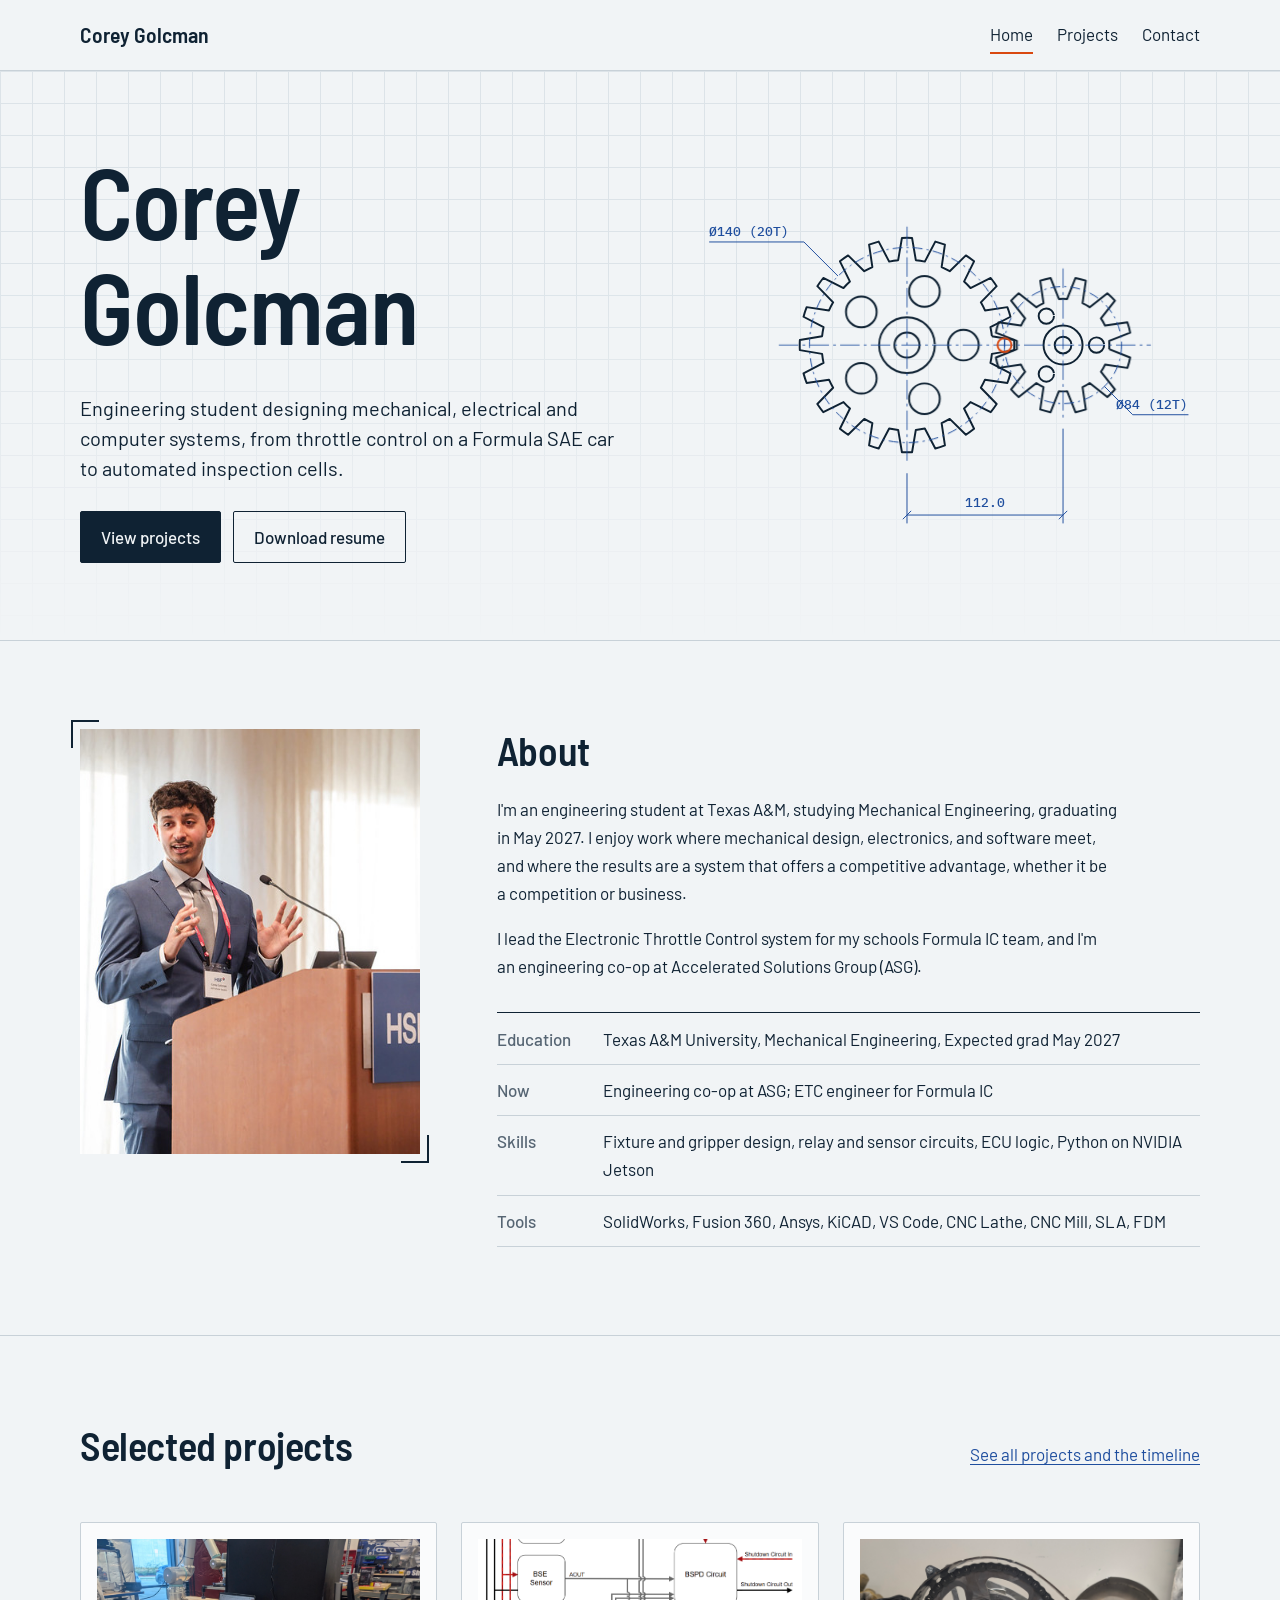
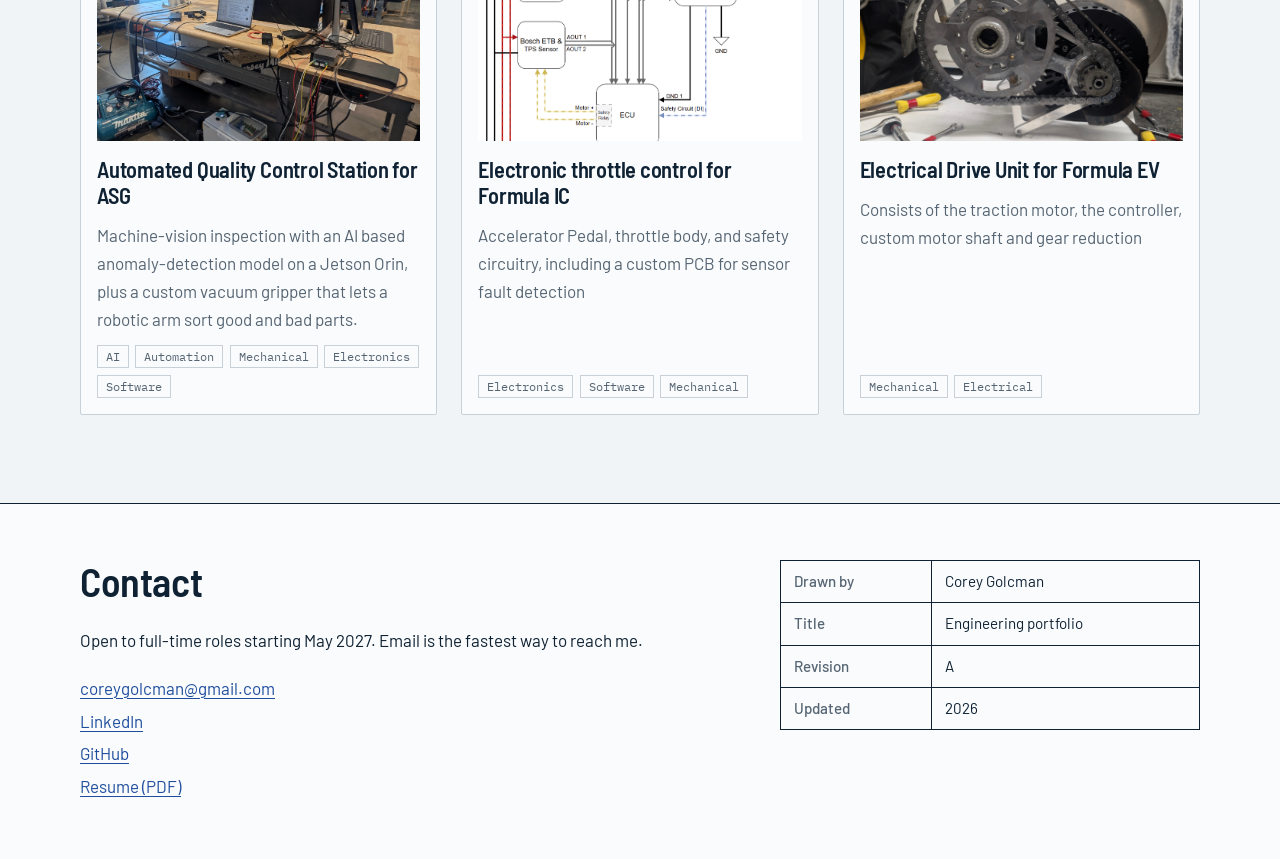
<file: index.html>
<!doctype html>
<html lang="en">
<head>
<meta charset="utf-8">
<meta name="viewport" content="width=device-width, initial-scale=1">
<title>Corey Golcman | Engineering portfolio</title>
<meta name="description" content="Engineering student designing mechanical, electrical and software systems. Projects, experience, and contact.">
<meta property="og:title" content="Corey Golcman | Engineering portfolio">
<meta property="og:description" content="Engineering student designing mechanical and electrical systems. Projects, experience, and contact.">
<meta property="og:type" content="website">
<link rel="icon" href="favicon.svg" type="image/svg+xml">
<link rel="preconnect" href="https://fonts.googleapis.com">
<link rel="preconnect" href="https://fonts.gstatic.com" crossorigin>
<link rel="stylesheet" href="https://fonts.googleapis.com/css2?family=Barlow:wght@400;500;600&family=Barlow+Semi+Condensed:wght@500;600&family=IBM+Plex+Mono:wght@400;500&display=swap">
<link rel="stylesheet" href="css/style.css">
<script src="js/main.js" defer></script>
</head>
<body>
<a class="skip" href="#main">Skip to content</a>
<header class="site-header">
  <div class="wrap bar">
    <a class="brand" href="index.html">Corey Golcman</a>
    <nav aria-label="Primary">
      <a href="index.html" aria-current="page">Home</a>
      <a href="projects.html">Projects</a>
      <a href="#contact">Contact</a>
    </nav>
  </div>
</header>
<main id="main">

<section class="hero">
  <div class="wrap hero-grid">
    <div>
      <h1>Corey<br>Golcman</h1>
      <p class="lede">Engineering student designing mechanical, electrical and computer systems, from throttle control on a Formula SAE car to automated inspection cells.</p>
      <div class="actions">
        <a class="btn btn-primary" href="projects.html">View projects</a>
        <a class="btn" href="resume.pdf">Download resume</a>
      </div>
    </div>
    <figure class="hero-fig">
      <svg class="gear-svg" viewBox="0 0 360 290" aria-hidden="true" focusable="false">
  <g class="gear" transform="translate(150 140)"><g class="spin-a">
    <path class="draw" pathLength="1" d="M60.92 -6.34L76.91 -3.63A77.00 77.00 0 0 1 76.91 3.63L60.92 6.34A61.25 61.25 0 0 1 59.90 12.80L74.27 20.32A77.00 77.00 0 0 1 72.03 27.22L55.98 24.85A61.25 61.25 0 0 1 53.01 30.68L64.36 42.27A77.00 77.00 0 0 1 60.09 48.14L45.56 40.94A61.25 61.25 0 0 1 40.94 45.56L48.14 60.09A77.00 77.00 0 0 1 42.27 64.36L30.68 53.01A61.25 61.25 0 0 1 24.85 55.98L27.22 72.03A77.00 77.00 0 0 1 20.32 74.27L12.80 59.90A61.25 61.25 0 0 1 6.34 60.92L3.63 76.91A77.00 77.00 0 0 1 -3.63 76.91L-6.34 60.92A61.25 61.25 0 0 1 -12.80 59.90L-20.32 74.27A77.00 77.00 0 0 1 -27.22 72.03L-24.85 55.98A61.25 61.25 0 0 1 -30.68 53.01L-42.27 64.36A77.00 77.00 0 0 1 -48.14 60.09L-40.94 45.56A61.25 61.25 0 0 1 -45.56 40.94L-60.09 48.14A77.00 77.00 0 0 1 -64.36 42.27L-53.01 30.68A61.25 61.25 0 0 1 -55.98 24.85L-72.03 27.22A77.00 77.00 0 0 1 -74.27 20.32L-59.90 12.80A61.25 61.25 0 0 1 -60.92 6.34L-76.91 3.63A77.00 77.00 0 0 1 -76.91 -3.63L-60.92 -6.34A61.25 61.25 0 0 1 -59.90 -12.80L-74.27 -20.32A77.00 77.00 0 0 1 -72.03 -27.22L-55.98 -24.85A61.25 61.25 0 0 1 -53.01 -30.68L-64.36 -42.27A77.00 77.00 0 0 1 -60.09 -48.14L-45.56 -40.94A61.25 61.25 0 0 1 -40.94 -45.56L-48.14 -60.09A77.00 77.00 0 0 1 -42.27 -64.36L-30.68 -53.01A61.25 61.25 0 0 1 -24.85 -55.98L-27.22 -72.03A77.00 77.00 0 0 1 -20.32 -74.27L-12.80 -59.90A61.25 61.25 0 0 1 -6.34 -60.92L-3.63 -76.91A77.00 77.00 0 0 1 3.63 -76.91L6.34 -60.92A61.25 61.25 0 0 1 12.80 -59.90L20.32 -74.27A77.00 77.00 0 0 1 27.22 -72.03L24.85 -55.98A61.25 61.25 0 0 1 30.68 -53.01L42.27 -64.36A77.00 77.00 0 0 1 48.14 -60.09L40.94 -45.56A61.25 61.25 0 0 1 45.56 -40.94L60.09 -48.14A77.00 77.00 0 0 1 64.36 -42.27L53.01 -30.68A61.25 61.25 0 0 1 55.98 -24.85L72.03 -27.22A77.00 77.00 0 0 1 74.27 -20.32L59.90 -12.80A61.25 61.25 0 0 1 60.92 -6.34Z" style="--delay:.15s;--dur:2s"/>
    <circle class="pitch fade" r="70" style="--delay:2s"/>
    <circle class="draw" pathLength="1" r="20" style="--delay:1.5s;--dur:.9s"/>
    <circle class="draw" pathLength="1" r="9" style="--delay:1.7s;--dur:.7s"/>
    <circle class="draw" pathLength="1" cx="40.50" cy="0.00" r="11" style="--delay:1.6s;--dur:.9s"/><circle class="draw" pathLength="1" cx="12.52" cy="38.52" r="11" style="--delay:1.6s;--dur:.9s"/><circle class="draw" pathLength="1" cx="-32.77" cy="23.81" r="11" style="--delay:1.6s;--dur:.9s"/><circle class="draw" pathLength="1" cx="-32.77" cy="-23.81" r="11" style="--delay:1.6s;--dur:.9s"/><circle class="draw" pathLength="1" cx="12.52" cy="-38.52" r="11" style="--delay:1.6s;--dur:.9s"/>
  </g></g>
  <g class="gear" transform="translate(262 140)"><g class="spin-b">
    <path class="draw" pathLength="1" d="M33.12 2.96L48.18 8.93A49.00 49.00 0 0 1 46.19 16.36L30.16 14.00A33.25 33.25 0 0 1 27.20 19.12L37.26 31.82A49.00 49.00 0 0 1 31.82 37.26L19.12 27.20A33.25 33.25 0 0 1 14.00 30.16L16.36 46.19A49.00 49.00 0 0 1 8.93 48.18L2.96 33.12A33.25 33.25 0 0 1 -2.96 33.12L-8.93 48.18A49.00 49.00 0 0 1 -16.36 46.19L-14.00 30.16A33.25 33.25 0 0 1 -19.12 27.20L-31.82 37.26A49.00 49.00 0 0 1 -37.26 31.82L-27.20 19.12A33.25 33.25 0 0 1 -30.16 14.00L-46.19 16.36A49.00 49.00 0 0 1 -48.18 8.93L-33.12 2.96A33.25 33.25 0 0 1 -33.12 -2.96L-48.18 -8.93A49.00 49.00 0 0 1 -46.19 -16.36L-30.16 -14.00A33.25 33.25 0 0 1 -27.20 -19.12L-37.26 -31.82A49.00 49.00 0 0 1 -31.82 -37.26L-19.12 -27.20A33.25 33.25 0 0 1 -14.00 -30.16L-16.36 -46.19A49.00 49.00 0 0 1 -8.93 -48.18L-2.96 -33.12A33.25 33.25 0 0 1 2.96 -33.12L8.93 -48.18A49.00 49.00 0 0 1 16.36 -46.19L14.00 -30.16A33.25 33.25 0 0 1 19.12 -27.20L31.82 -37.26A49.00 49.00 0 0 1 37.26 -31.82L27.20 -19.12A33.25 33.25 0 0 1 30.16 -14.00L46.19 -16.36A49.00 49.00 0 0 1 48.18 -8.93L33.12 -2.96A33.25 33.25 0 0 1 33.12 2.96Z" style="--delay:.6s;--dur:1.7s"/>
    <circle class="pitch fade" r="42" style="--delay:2s"/>
    <circle class="draw" pathLength="1" r="14" style="--delay:1.7s;--dur:.8s"/>
    <circle class="draw" pathLength="1" r="6" style="--delay:1.9s;--dur:.6s"/>
    <circle class="draw" pathLength="1" cx="24.00" cy="0.00" r="5.5" style="--delay:1.9s;--dur:.9s"/><circle class="draw" pathLength="1" cx="-12.00" cy="20.78" r="5.5" style="--delay:1.9s;--dur:.9s"/><circle class="draw" pathLength="1" cx="-12.00" cy="-20.78" r="5.5" style="--delay:1.9s;--dur:.9s"/>
  </g></g>
  <path class="center fade" style="--delay:2.2s" d="M58 140H325M150 55V225M262 85V195"/>
  <g class="fade" style="--delay:2.5s">
    <path class="dim" d="M150 232V268M262 200V268M150 262H262M147 265L153 259M259 265L265 259"/>
    <text x="206" y="256" text-anchor="middle">112.0</text>
    <path class="dim" d="M100.5 90.5L76 66H8"/>
    <text x="8" y="62">&#216;140 (20T)</text>
    <path class="dim" d="M291.7 169.7L312 190H352"/>
    <text x="352" y="186" text-anchor="end">&#216;84 (12T)</text>
  </g>
  <circle class="pp fade" style="--delay:2.8s" cx="220" cy="140" r="5"/>
</svg>
      <figcaption><!--Spur gear pair, 20T and 12T, module 7, ratio 5:3. Dimensions in mm.--></figcaption>
    </figure>
  </div>
</section>

<section class="section" id="about">
  <div class="wrap about-grid">
    <figure class="portrait">
      <!-- Swap in your photo: save it as images/profile.jpg (4:5 portrait works best) and change the src below. -->
      <img src="images/profile.jpg" width="640" height="800" alt="Portrait of Corey Golcman">
    </figure>
    <div class="about-copy">
      <h2>About</h2>
      <p>I'm an engineering student at Texas A&M, studying Mechanical Engineering, graduating in May 2027. I enjoy work where mechanical design, electronics, and software meet, and where the results are a system that offers a competitive advantage, whether it be a competition or business.</p>
      <p>I lead the Electronic Throttle Control system for my schools Formula IC team, and I'm an engineering co-op at Accelerated Solutions Group (ASG).</p>
      <dl class="spec">
        <dt>Education</dt><dd>Texas A&M University, Mechanical Engineering, Expected grad May 2027</dd>
        <dt>Now</dt><dd>Engineering co-op at ASG; ETC engineer for Formula IC</dd>
        <dt>Skills</dt><dd>Fixture and gripper design, relay and sensor circuits, ECU logic, Python on NVIDIA Jetson</dd>
        <dt>Tools</dt><dd>SolidWorks, Fusion 360, Ansys, KiCAD, VS Code, CNC Lathe, CNC Mill, SLA, FDM</dd>
      </dl>
    </div>
  </div>
</section>

<section class="section" id="featured">
  <div class="wrap">
    <div class="section-head">
      <h2>Selected projects</h2>
      <a href="projects.html">See all projects and the timeline</a>
    </div>
    <div class="cards">
      <a class="card" href="projects/qc-station.html">
        <img src="images/QC_Station_Front_Image.jpg" width="1600" height="1000" alt="Automated QC station" loading="lazy">
        <h3>Automated Quality Control Station for ASG</h3>
        <p>Machine-vision inspection with an AI based anomaly-detection model on a Jetson Orin, plus a custom vacuum gripper that lets a robotic arm sort good and bad parts.</p>
        <ul class="tags"><li>AI</li><li>Automation</li><li>Mechanical</li><li>Electronics</li><li>Software</li></ul>
      </a>
      <a class="card" href="projects/formula-ic-etc.html">
        <img src="images/Wiring_Block_Diagram.png" width="1600" height="1000" alt="Electronic Throttle Control" loading="lazy">
        <h3>Electronic throttle control for Formula IC</h3>
        <p>Accelerator Pedal, throttle body, and safety circuitry, including a custom PCB for sensor fault detection</p>
        <ul class="tags"><li>Electronics</li><li>Software</li><li>Mechanical</li></ul>
      </a>
      <a class="card" href="projects/project-template.html">
        <img src="images/Gear_Reduction_Image.jpg" width="1600" height="1000" alt="Gear Reduction" loading="lazy">
        <h3>Electrical Drive Unit for Formula EV</h3>
        <p>Consists of the traction motor, the controller, custom motor shaft and gear reduction</p>
        <ul class="tags"><li>Mechanical</li><li>Electrical</li></ul>
      </a>
    </div>
  </div>
</section>
<!--
<section class="section" id="experience">
  <div class="wrap">
    <h2>Experience</h2>
    <ul class="xp">
      <li>
        <p class="date">[Month Year] to Present</p>
        <div>
          <h3>Engineering co-op, Accelerated Solutions Group (ASG)</h3>
          <ul>
            <li>[Outcome-focused bullet: what you built or improved, with a number if you have one.]</li>
            <li>[Second bullet.]</li>
          </ul>
        </div>
      </li>
      <li>
        <p class="date">[Month Year] to Present</p>
        <div>
          <h3>Electronic Throttle Control system lead, Formula IC</h3>
          <ul>
            <li>Lead ECU logic, accelerator pedal position sensing, throttle body actuation, and safety circuitry for the Formula SAE car.</li>
            <li>Added a Brake System Plausibility Device, a first for the team.</li>
          </ul>
        </div>
      </li>
    </ul>
  </div>
</section>
-->
</main>
<footer class="site-footer" id="contact">
  <div class="wrap footer-grid">
    <div>
      <h2>Contact</h2>
      <p>Open to full-time roles starting May 2027. Email is the fastest way to reach me.</p>
      <ul class="footer-links">
        <li><a href="mailto:coreygolcman@gmail.com">coreygolcman@gmail.com</a></li>
        <li><a href="https://www.linkedin.com/in/corey-golcman">LinkedIn</a></li>
        <li><a href="https://github.com/coreygolcman">GitHub</a></li>
        <li><a href="resume.pdf">Resume (PDF)</a></li>
      </ul>
    </div>
    <table class="title-block">
      <tbody>
        <tr><th scope="row">Drawn by</th><td>Corey Golcman</td></tr>
        <tr><th scope="row">Title</th><td>Engineering portfolio</td></tr>
        <tr><th scope="row">Revision</th><td>A</td></tr>
        <tr><th scope="row">Updated</th><td data-year>2026</td></tr>
      </tbody>
    </table>
  </div>
</footer>
</body>
</html>
</file>
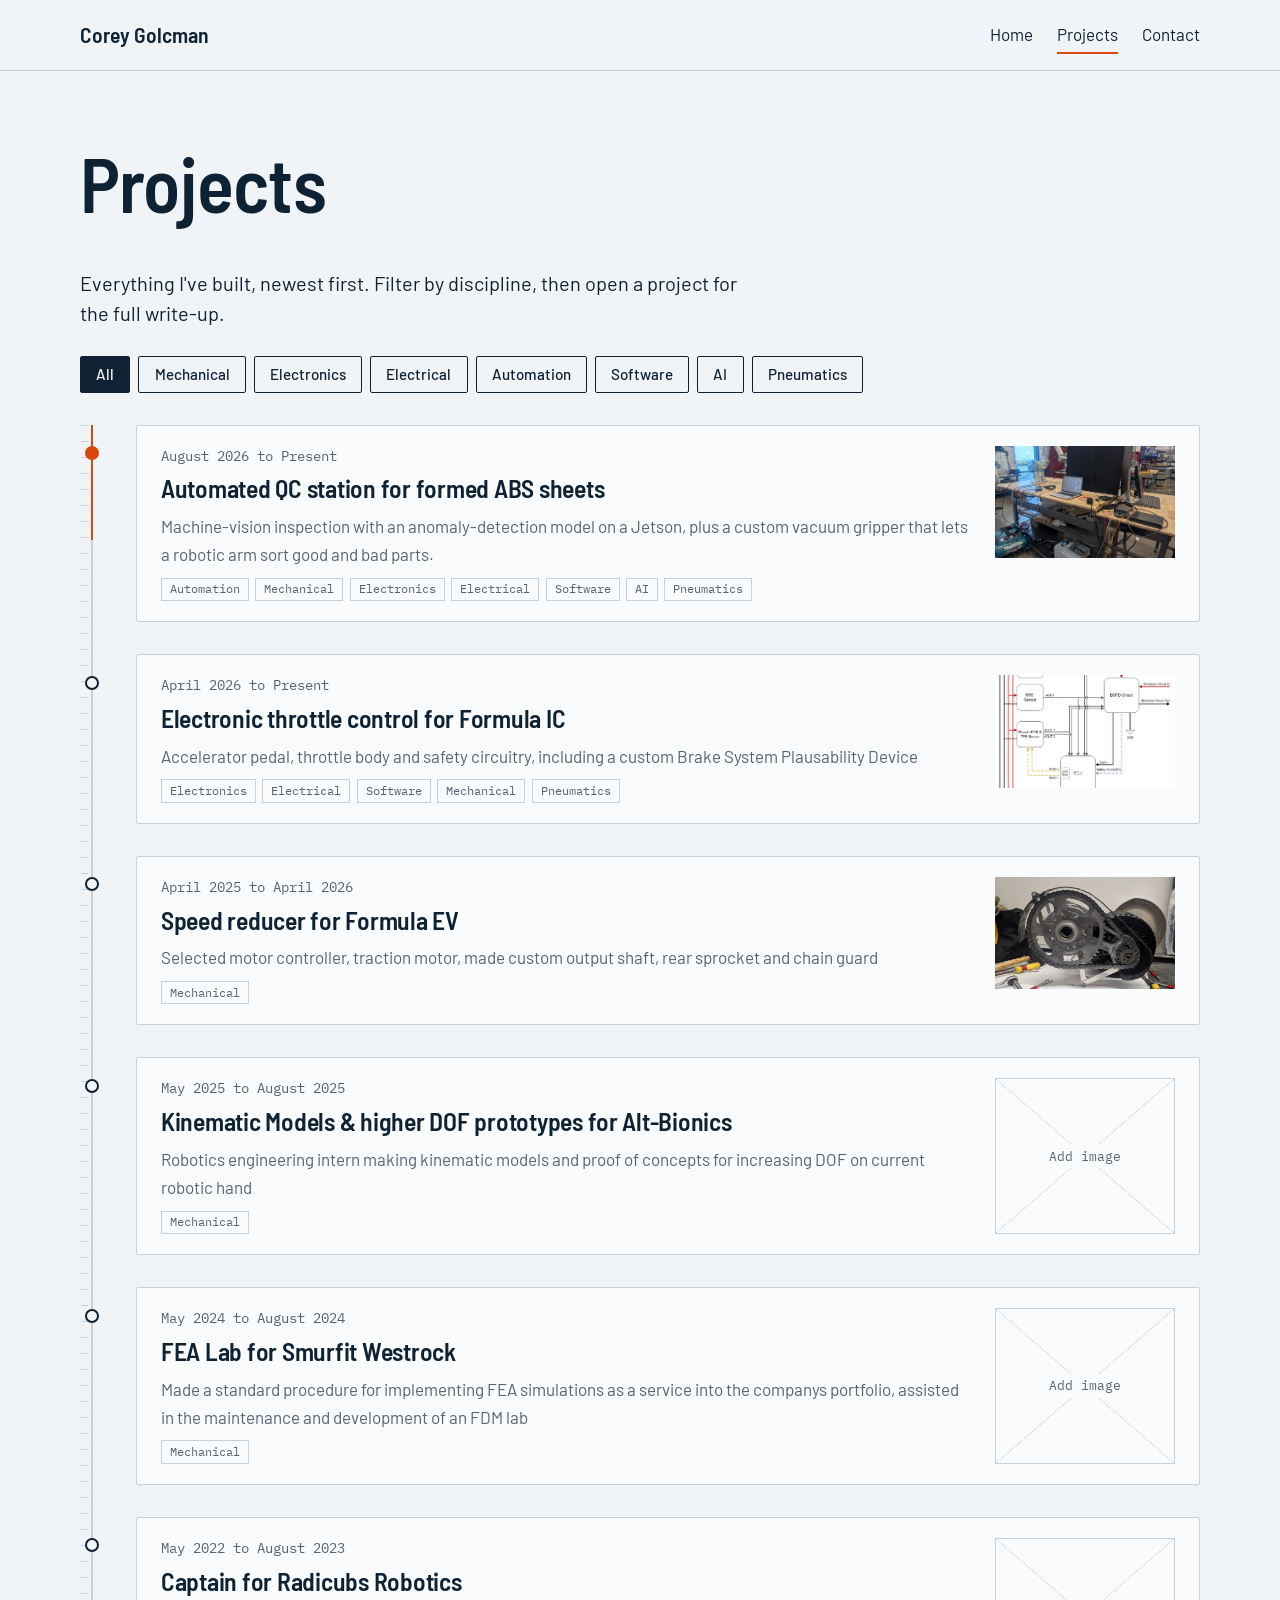
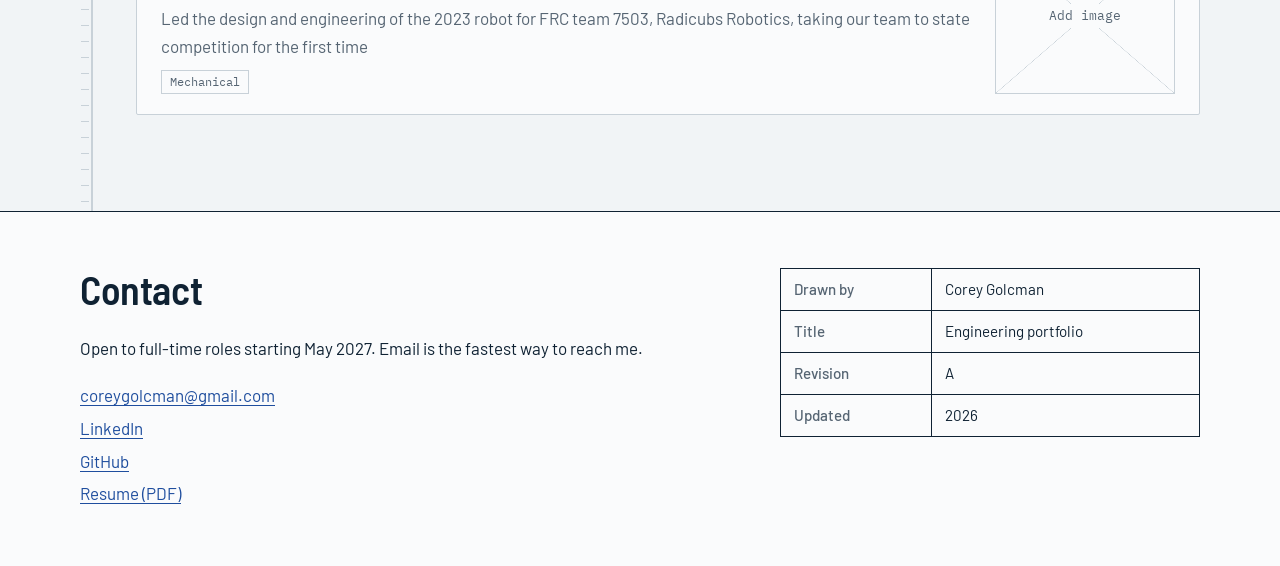
<file: projects.html>
<!doctype html>
<html lang="en">
<head>
<meta charset="utf-8">
<meta name="viewport" content="width=device-width, initial-scale=1">
<title>Projects | Corey Golcman</title>
<meta name="description" content="Timeline of engineering projects: mechanical design, electronics, automation, and software.">
<meta property="og:title" content="Projects | Corey Golcman">
<meta property="og:description" content="Timeline of engineering projects: mechanical design, electronics, automation, and software.">
<meta property="og:type" content="website">
<link rel="icon" href="favicon.svg" type="image/svg+xml">
<link rel="preconnect" href="https://fonts.googleapis.com">
<link rel="preconnect" href="https://fonts.gstatic.com" crossorigin>
<link rel="stylesheet" href="https://fonts.googleapis.com/css2?family=Barlow:wght@400;500;600&family=Barlow+Semi+Condensed:wght@500;600&family=IBM+Plex+Mono:wght@400;500&display=swap">
<link rel="stylesheet" href="css/style.css">
<script src="js/main.js" defer></script>
</head>
<body>
<a class="skip" href="#main">Skip to content</a>
<header class="site-header">
  <div class="wrap bar">
    <a class="brand" href="index.html">Corey Golcman</a>
    <nav aria-label="Primary">
      <a href="index.html">Home</a>
      <a href="projects.html" aria-current="page">Projects</a>
      <a href="#contact">Contact</a>
    </nav>
  </div>
</header>
<main id="main">

<section class="page-head">
  <div class="wrap">
    <h1>Projects</h1>
    <p class="lede">Everything I've built, newest first. Filter by discipline, then open a project for the full write-up.</p>
    <div class="filters" role="group" aria-label="Filter projects by discipline">
      <button class="chip" type="button" data-filter="all" aria-pressed="true">All</button><button class="chip" type="button" data-filter="mechanical" aria-pressed="false">Mechanical</button><button class="chip" type="button" data-filter="electronics" aria-pressed="false">Electronics</button><button class="chip" type="button" data-filter="electrical" aria-pressed="false">Electrical</button><button class="chip" type="button" data-filter="automation" aria-pressed="false">Automation</button><button class="chip" type="button" data-filter="software" aria-pressed="false">Software</button><button class="chip" type="button" data-filter="ai" aria-pressed="false">AI</button><button class="chip" type="button" data-filter="pneumatics" aria-pressed="false">Pneumatics</button>
    </div>
  </div>
</section>

<section class="wrap">
  <div class="timeline">
    <span class="timeline-progress" aria-hidden="true"></span>
    <ol class="t-list">
        <li class="t-item" data-tags="automation mechanical electronics electrical software ai pneumatics">
          <a class="card t-card" href="projects/qc-station.html">
            <div class="t-text">
              <p class="date">August 2026 to Present</p>
              <h2 class="t-title">Automated QC station for formed ABS sheets</h2>
              <p>Machine-vision inspection with an anomaly-detection model on a Jetson, plus a custom vacuum gripper that lets a robotic arm sort good and bad parts.</p>
              <ul class="tags"><li>Automation</li><li>Mechanical</li><li>Electronics</li><li>Electrical</li><li>Software</li><li>AI</li><li>Pneumatics</li></ul>
            </div>
            <img src="images/QC_Station_Front_Image.jpg" width="1600" height="1000" alt="Automated QC station" loading="lazy">
          </a>
        </li>
        <li class="t-item" data-tags="electronics electrical software">
          <a class="card t-card" href="projects/formula-ic-etc.html">
            <div class="t-text">
              <p class="date">April 2026 to Present</p>
              <h2 class="t-title">Electronic throttle control for Formula IC</h2>
              <p>Accelerator pedal, throttle body and safety circuitry, including a custom Brake System Plausability Device</p>
              <ul class="tags"><li>Electronics</li><li>Electrical</li><li>Software</li><li>Mechanical</li><li>Pneumatics</li></ul>
            </div>
            <img src="images/Wiring_Block_Diagram.png" width="1600" height="1000" alt="Wiring Block Diagram" loading="lazy">
          </a>
        </li>
        <li class="t-item" data-tags="mechanical">
          <a class="card t-card" href="projects/project-template.html">
            <div class="t-text">
              <p class="date">April 2025 to April 2026</p>
              <h2 class="t-title">Speed reducer for Formula EV</h2>
              <p>Selected motor controller, traction motor, made custom output shaft, rear sprocket and chain guard</p>
              <ul class="tags"><li>Mechanical</li></ul>
            </div>
            <img src="images/Gear_Reduction_Image.jpg" width="1600" height="1000" alt="Gear Reduction" loading="lazy">
          </a>
        </li>
        <li class="t-item" data-tags="mechanical software">
          <a class="card t-card" href="projects/project-template.html">
            <div class="t-text">
              <p class="date">May 2025 to August 2025</p>
              <h2 class="t-title">Kinematic Models & higher DOF prototypes for Alt-Bionics</h2>
              <p>Robotics engineering intern making kinematic models and proof of concepts for increasing DOF on current robotic hand</p>
              <ul class="tags"><li>Mechanical</li></ul>
            </div>
            <div class="fig-ph t-thumb"><span>Add image</span></div>
          </a>
        </li>
        <li class="t-item" data-tags="mechanical software">
            <a class="card t-card" href="projects/project-template.html">
              <div class="t-text">
                <p class="date">May 2024 to August 2024</p>
                <h2 class="t-title">FEA Lab for Smurfit Westrock</h2>
                <p>Made a standard procedure for implementing FEA simulations as a service into the companys portfolio, assisted in the maintenance and development of an FDM lab</p>
                <ul class="tags"><li>Mechanical</li></ul>
              </div>
              <div class="fig-ph t-thumb"><span>Add image</span></div>
            </a>
          </li>
        <li class="t-item" data-tags="mechanical software">
              <a class="card t-card" href="projects/project-template.html">
                <div class="t-text">
                  <p class="date">May 2022 to August 2023</p>
                  <h2 class="t-title">Captain for Radicubs Robotics</h2>
                  <p>Led the design and engineering of the 2023 robot for FRC team 7503, Radicubs Robotics, taking our team to state competition for the first time</p>
                  <ul class="tags"><li>Mechanical</li></ul>
                </div>
                <div class="fig-ph t-thumb"><span>Add image</span></div>
              </a>
            </li>
    </ol>
  </div>
</section>

</main>
<footer class="site-footer" id="contact">
  <div class="wrap footer-grid">
    <div>
      <h2>Contact</h2>
      <p>Open to full-time roles starting May 2027. Email is the fastest way to reach me.</p>
      <ul class="footer-links">
        <li><a href="mailto:coreygolcman@gmail.com">coreygolcman@gmail.com</a></li>
        <li><a href="https://www.linkedin.com/in/coreygolcman">LinkedIn</a></li>
        <li><a href="https://github.com/your-handle">GitHub</a></li>
        <li><a href="resume.pdf">Resume (PDF)</a></li>
      </ul>
    </div>
    <table class="title-block">
      <tbody>
        <tr><th scope="row">Drawn by</th><td>Corey Golcman</td></tr>
        <tr><th scope="row">Title</th><td>Engineering portfolio</td></tr>
        <tr><th scope="row">Revision</th><td>A</td></tr>
        <tr><th scope="row">Updated</th><td data-year>2026</td></tr>
      </tbody>
    </table>
  </div>
</footer>
</body>
</html>
</file>
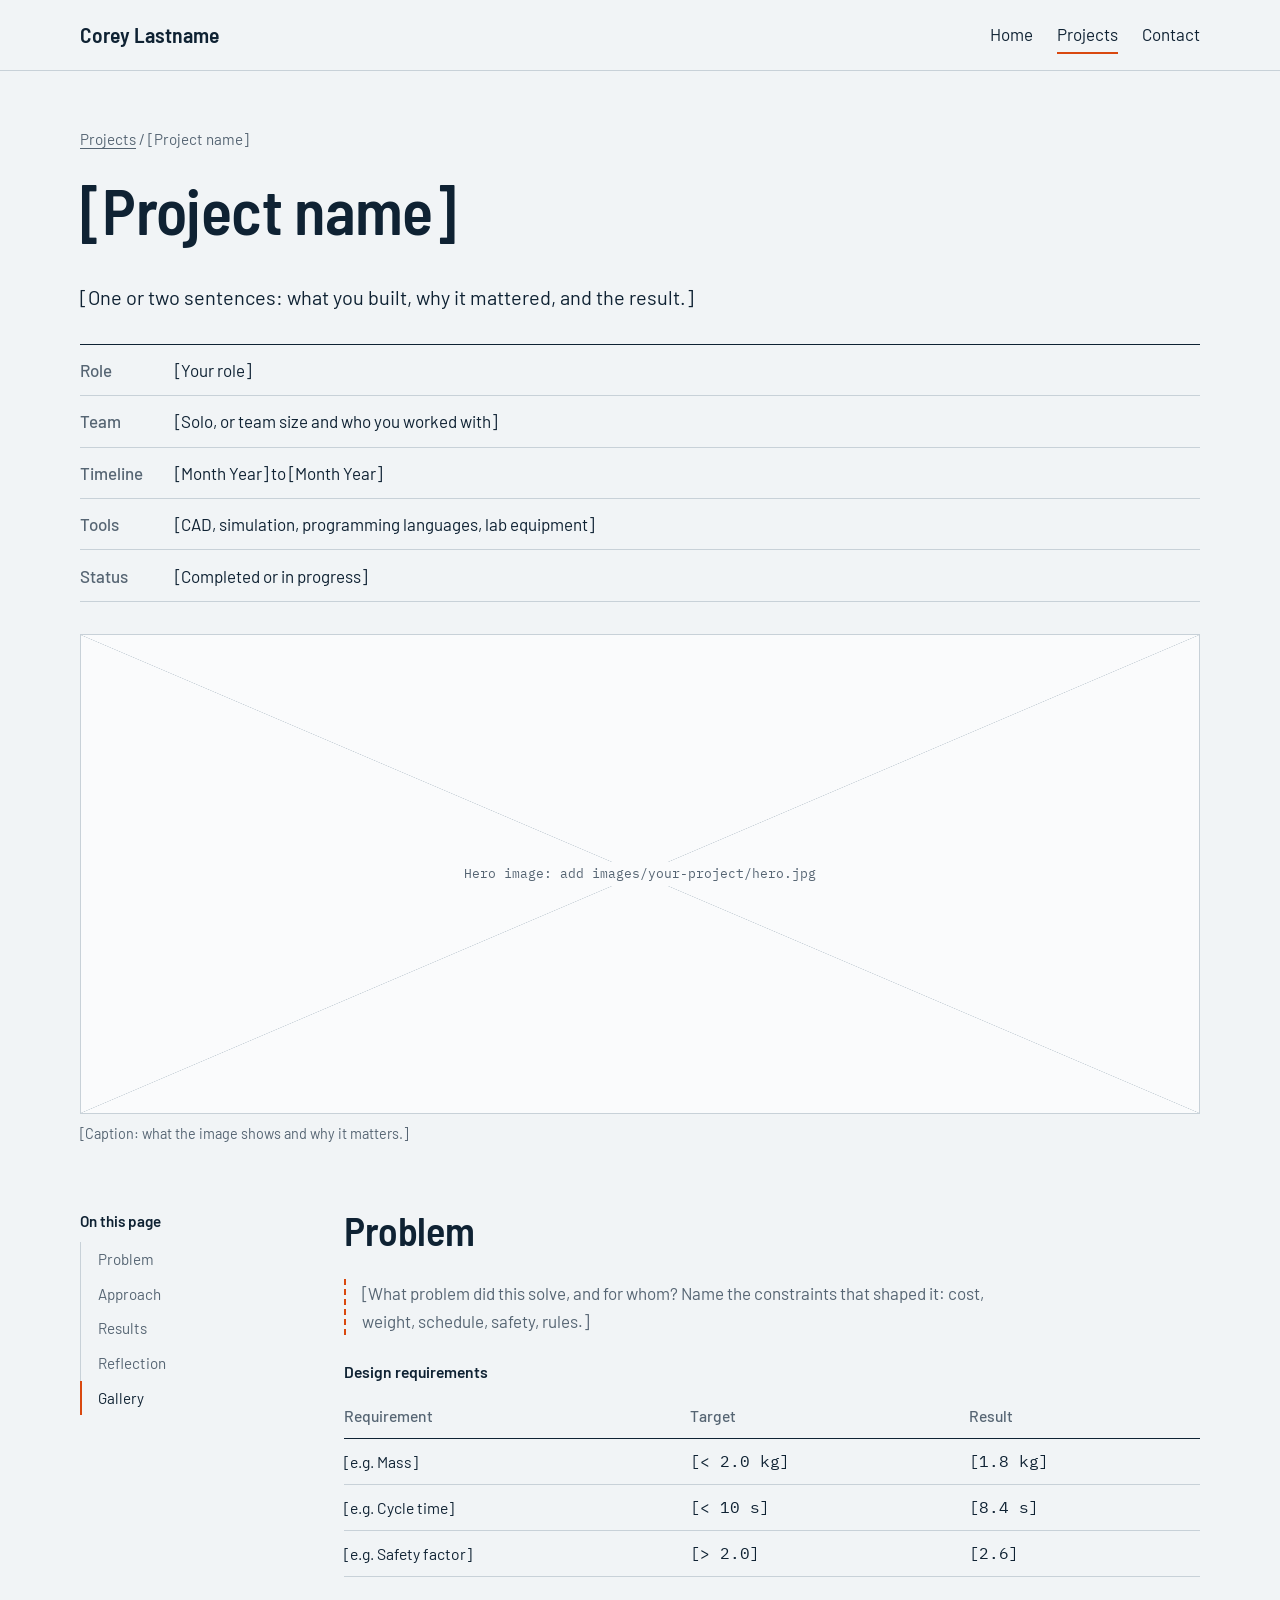
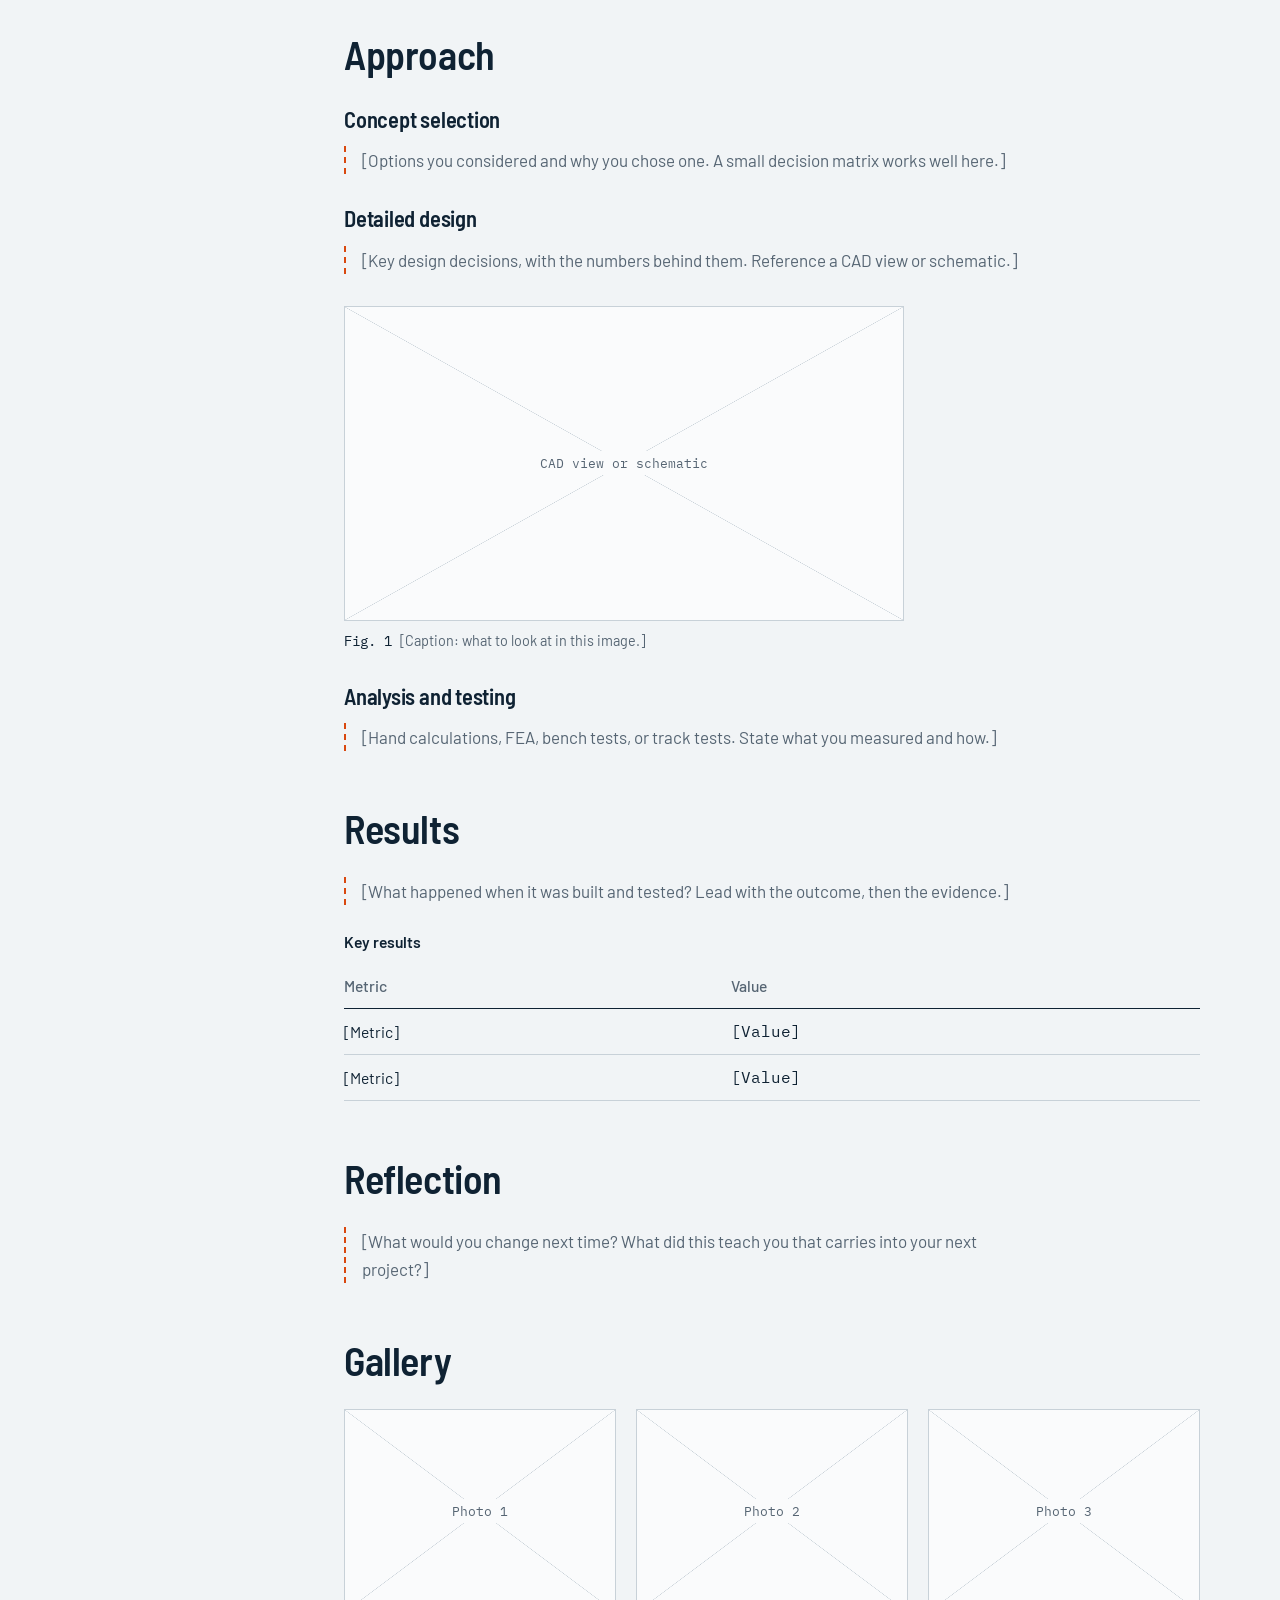
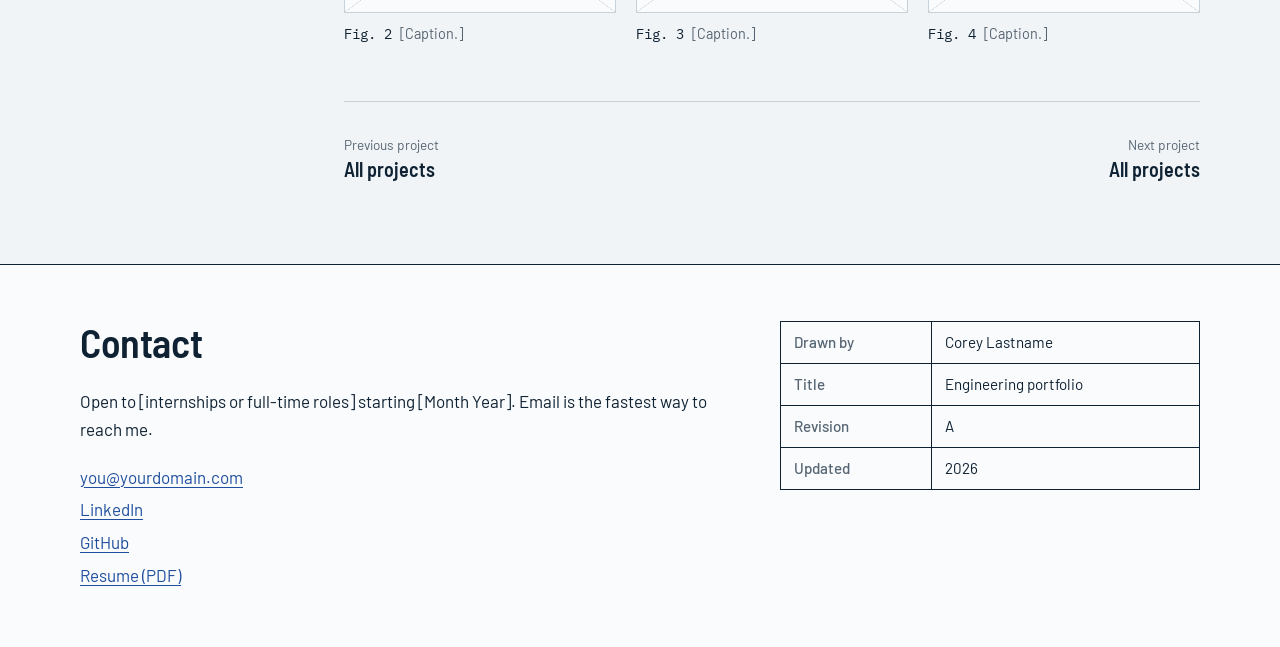
<file: projects/project-template.html>
<!doctype html>
<html lang="en">
<head>
<meta charset="utf-8">
<meta name="viewport" content="width=device-width, initial-scale=1">
<title>[Project name] | Corey Lastname</title>
<meta name="description" content="[One or two sentences: what you built, why it mattered, and the result.]">
<meta property="og:title" content="[Project name] | Corey Lastname">
<meta property="og:description" content="[One or two sentences: what you built, why it mattered, and the result.]">
<meta property="og:type" content="website">
<link rel="icon" href="../favicon.svg" type="image/svg+xml">
<link rel="preconnect" href="https://fonts.googleapis.com">
<link rel="preconnect" href="https://fonts.gstatic.com" crossorigin>
<link rel="stylesheet" href="https://fonts.googleapis.com/css2?family=Barlow:wght@400;500;600&family=Barlow+Semi+Condensed:wght@500;600&family=IBM+Plex+Mono:wght@400;500&display=swap">
<link rel="stylesheet" href="../css/style.css">
<script src="../js/main.js" defer></script>
</head>
<body>
<a class="skip" href="#main">Skip to content</a>
<header class="site-header">
  <div class="wrap bar">
    <a class="brand" href="../index.html">Corey Lastname</a>
    <nav aria-label="Primary">
      <a href="../index.html">Home</a>
      <a href="../projects.html" aria-current="page">Projects</a>
      <a href="#contact">Contact</a>
    </nav>
  </div>
</header>
<main id="main">

<section class="p-head">
  <div class="wrap">
    <nav class="crumbs" aria-label="Breadcrumb"><a href="../projects.html">Projects</a> / <span>[Project name]</span></nav>
    <h1>[Project name]</h1>
    <p class="lede">[One or two sentences: what you built, why it mattered, and the result.]</p>
    <dl class="spec"><dt>Role</dt><dd>[Your role]</dd><dt>Team</dt><dd>[Solo, or team size and who you worked with]</dd><dt>Timeline</dt><dd>[Month Year] to [Month Year]</dd><dt>Tools</dt><dd>[CAD, simulation, programming languages, lab equipment]</dd><dt>Status</dt><dd>[Completed or in progress]</dd></dl>
    <figure class="hero-shot">
      <!-- Replace this placeholder with your best image of the finished work. -->
      <div class="fig-ph" style="aspect-ratio:21/9"><span>Hero image: add images/your-project/hero.jpg</span></div>
      <figcaption>[Caption: what the image shows and why it matters.]</figcaption>
    </figure>
  </div>
</section>

<div class="wrap layout">
  <nav class="toc" aria-label="On this page">
    <p class="toc-title">On this page</p>
    <ul><li><a href="#problem">Problem</a></li><li><a href="#approach">Approach</a></li><li><a href="#results">Results</a></li><li><a href="#reflection">Reflection</a></li><li><a href="#gallery">Gallery</a></li></ul>
  </nav>
  <article>
      <section class="p-section" id="problem">
        <h2>Problem</h2>
        <p class="todo">[What problem did this solve, and for whom? Name the constraints that shaped it: cost, weight, schedule, safety, rules.]</p><div class="table-scroll">
          <table class="data-table">
            <caption>Design requirements</caption>
            <thead><tr><th scope="col">Requirement</th><th scope="col">Target</th><th scope="col">Result</th></tr></thead>
            <tbody>
              <tr><td>[e.g. Mass]</td><td class="num">[&lt; 2.0 kg]</td><td class="num">[1.8 kg]</td></tr>
              <tr><td>[e.g. Cycle time]</td><td class="num">[&lt; 10 s]</td><td class="num">[8.4 s]</td></tr>
              <tr><td>[e.g. Safety factor]</td><td class="num">[&gt; 2.0]</td><td class="num">[2.6]</td></tr>
            </tbody>
          </table>
        </div>
      </section>

      <section class="p-section" id="approach">
        <h2>Approach</h2>
        <h3>Concept selection</h3><p class="todo">[Options you considered and why you chose one. A small decision matrix works well here.]</p><h3>Detailed design</h3><p class="todo">[Key design decisions, with the numbers behind them. Reference a CAD view or schematic.]</p><figure>
          <!-- Replace this placeholder with: <img src="../images/YOUR-PROJECT/FILE.jpg" alt="Describe the image" width="1600" height="900" loading="lazy"> -->
          <div class="fig-ph" style="aspect-ratio:16/9"><span>CAD view or schematic</span></div>
          <figcaption>[Caption: what to look at in this image.]</figcaption>
        </figure><h3>Analysis and testing</h3><p class="todo">[Hand calculations, FEA, bench tests, or track tests. State what you measured and how.]</p>
      </section>

      <section class="p-section" id="results">
        <h2>Results</h2>
        <p class="todo">[What happened when it was built and tested? Lead with the outcome, then the evidence.]</p><div class="table-scroll">
          <table class="data-table">
            <caption>Key results</caption>
            <thead><tr><th scope="col">Metric</th><th scope="col">Value</th></tr></thead>
            <tbody>
              <tr><td>[Metric]</td><td class="num">[Value]</td></tr>
              <tr><td>[Metric]</td><td class="num">[Value]</td></tr>
            </tbody>
          </table>
        </div>
      </section>

      <section class="p-section" id="reflection">
        <h2>Reflection</h2>
        <p class="todo">[What would you change next time? What did this teach you that carries into your next project?]</p>
      </section>

      <section class="p-section" id="gallery">
        <h2>Gallery</h2>
        <div class="gallery"><figure>
          <!-- Replace this placeholder with: <img src="../images/YOUR-PROJECT/FILE.jpg" alt="Describe the image" width="1600" height="900" loading="lazy"> -->
          <div class="fig-ph" style="aspect-ratio:4/3"><span>Photo 1</span></div>
          <figcaption>[Caption.]</figcaption>
        </figure><figure>
          <!-- Replace this placeholder with: <img src="../images/YOUR-PROJECT/FILE.jpg" alt="Describe the image" width="1600" height="900" loading="lazy"> -->
          <div class="fig-ph" style="aspect-ratio:4/3"><span>Photo 2</span></div>
          <figcaption>[Caption.]</figcaption>
        </figure><figure>
          <!-- Replace this placeholder with: <img src="../images/YOUR-PROJECT/FILE.jpg" alt="Describe the image" width="1600" height="900" loading="lazy"> -->
          <div class="fig-ph" style="aspect-ratio:4/3"><span>Photo 3</span></div>
          <figcaption>[Caption.]</figcaption>
        </figure></div>
      </section>

      <nav class="pager" aria-label="More projects"><a class="prev" href="../projects.html"><small>Previous project</small><span class="pager-title">All projects</span></a><a class="next" href="../projects.html"><small>Next project</small><span class="pager-title">All projects</span></a></nav>
  </article>
</div>

</main>
<footer class="site-footer" id="contact">
  <div class="wrap footer-grid">
    <div>
      <h2>Contact</h2>
      <p>Open to [internships or full-time roles] starting [Month Year]. Email is the fastest way to reach me.</p>
      <ul class="footer-links">
        <li><a href="mailto:you@yourdomain.com">you@yourdomain.com</a></li>
        <li><a href="https://www.linkedin.com/in/your-handle">LinkedIn</a></li>
        <li><a href="https://github.com/your-handle">GitHub</a></li>
        <li><a href="../resume.pdf">Resume (PDF)</a></li>
      </ul>
    </div>
    <table class="title-block">
      <tbody>
        <tr><th scope="row">Drawn by</th><td>Corey Lastname</td></tr>
        <tr><th scope="row">Title</th><td>Engineering portfolio</td></tr>
        <tr><th scope="row">Revision</th><td>A</td></tr>
        <tr><th scope="row">Updated</th><td data-year>2026</td></tr>
      </tbody>
    </table>
  </div>
</footer>
</body>
</html>
</file>
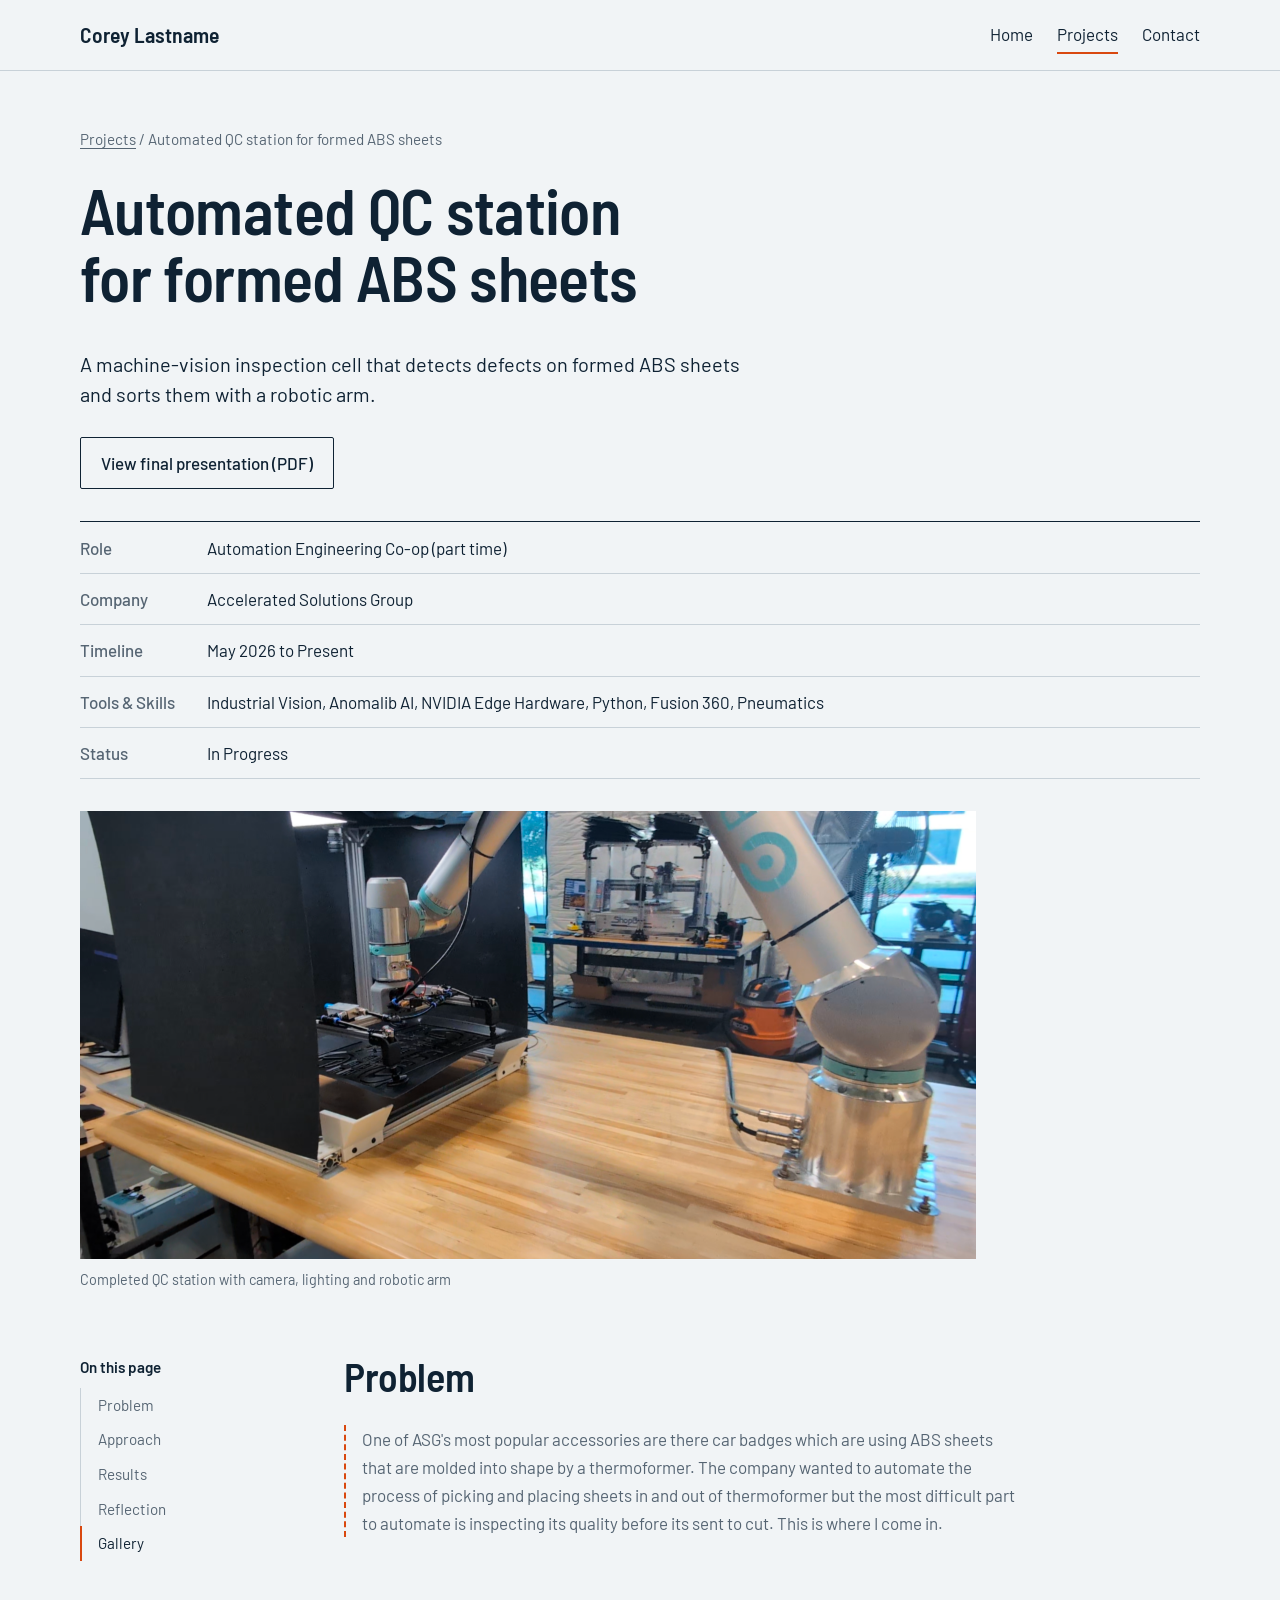
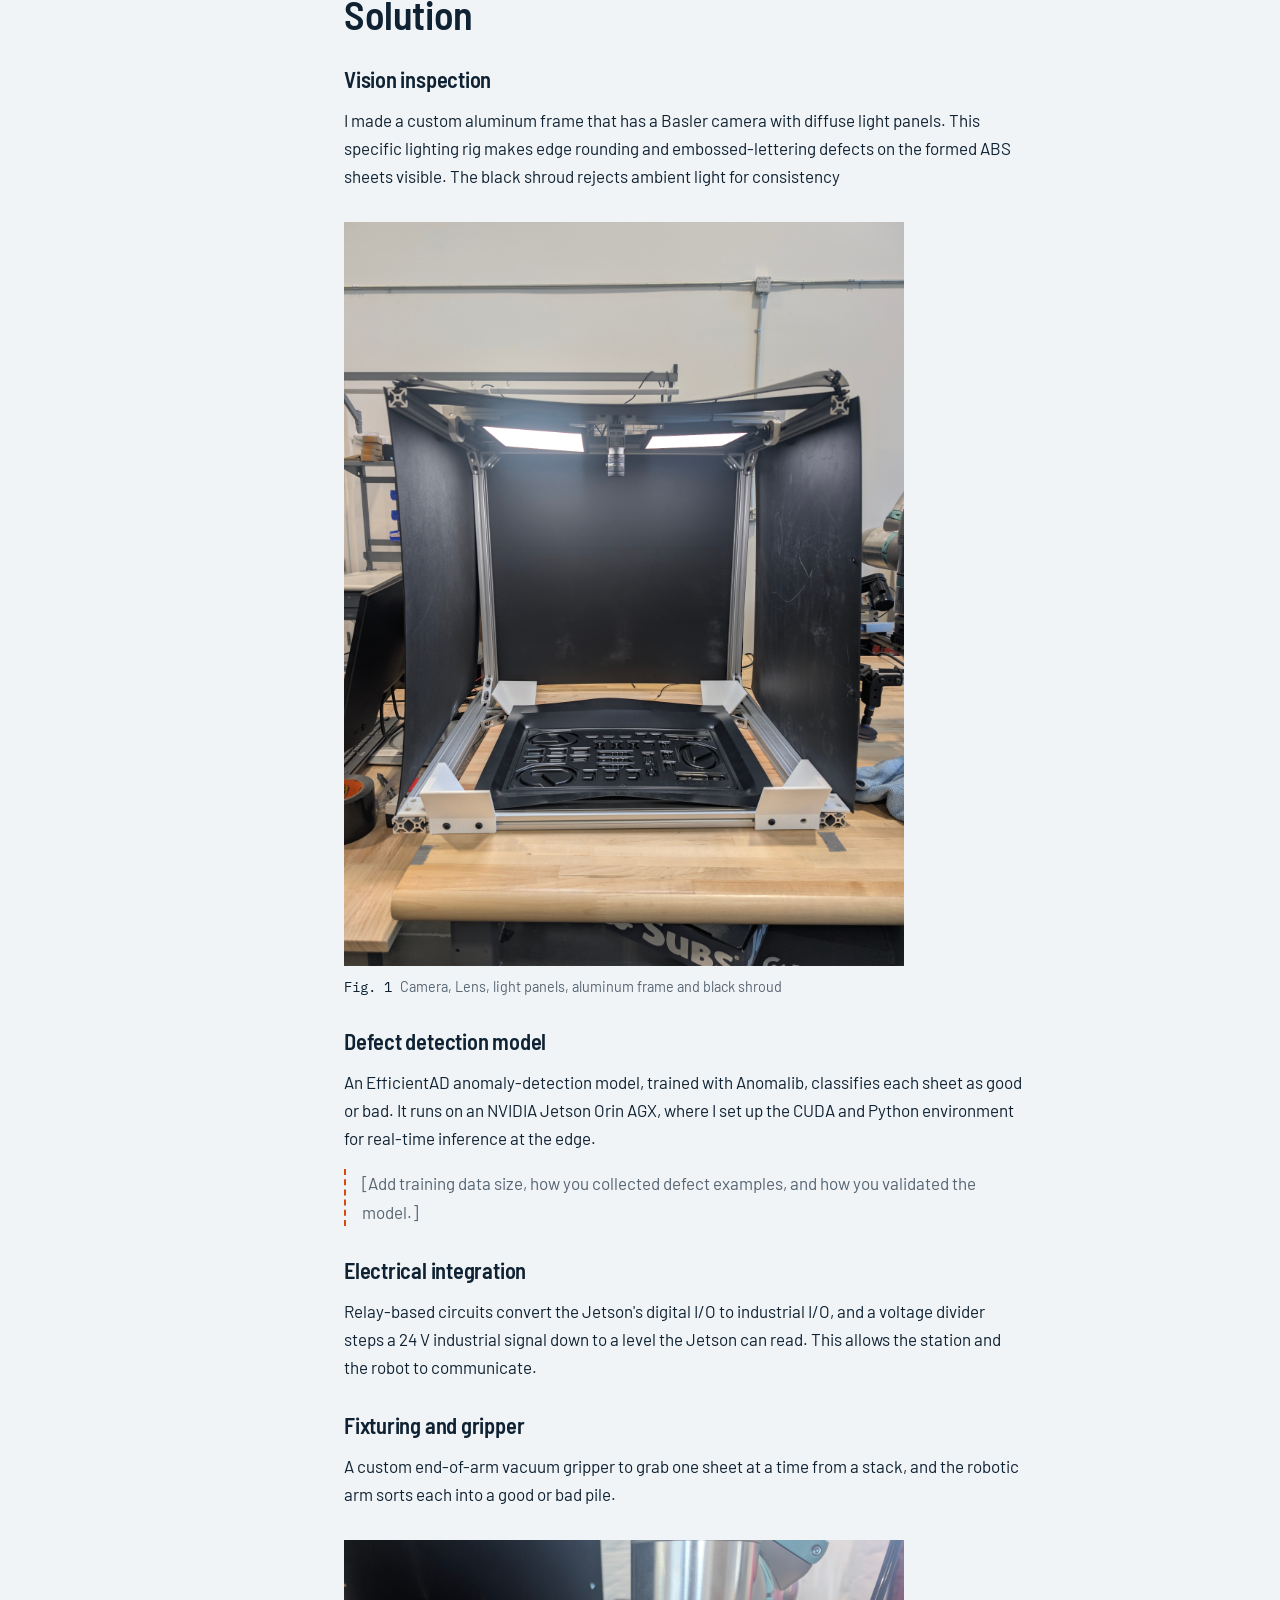
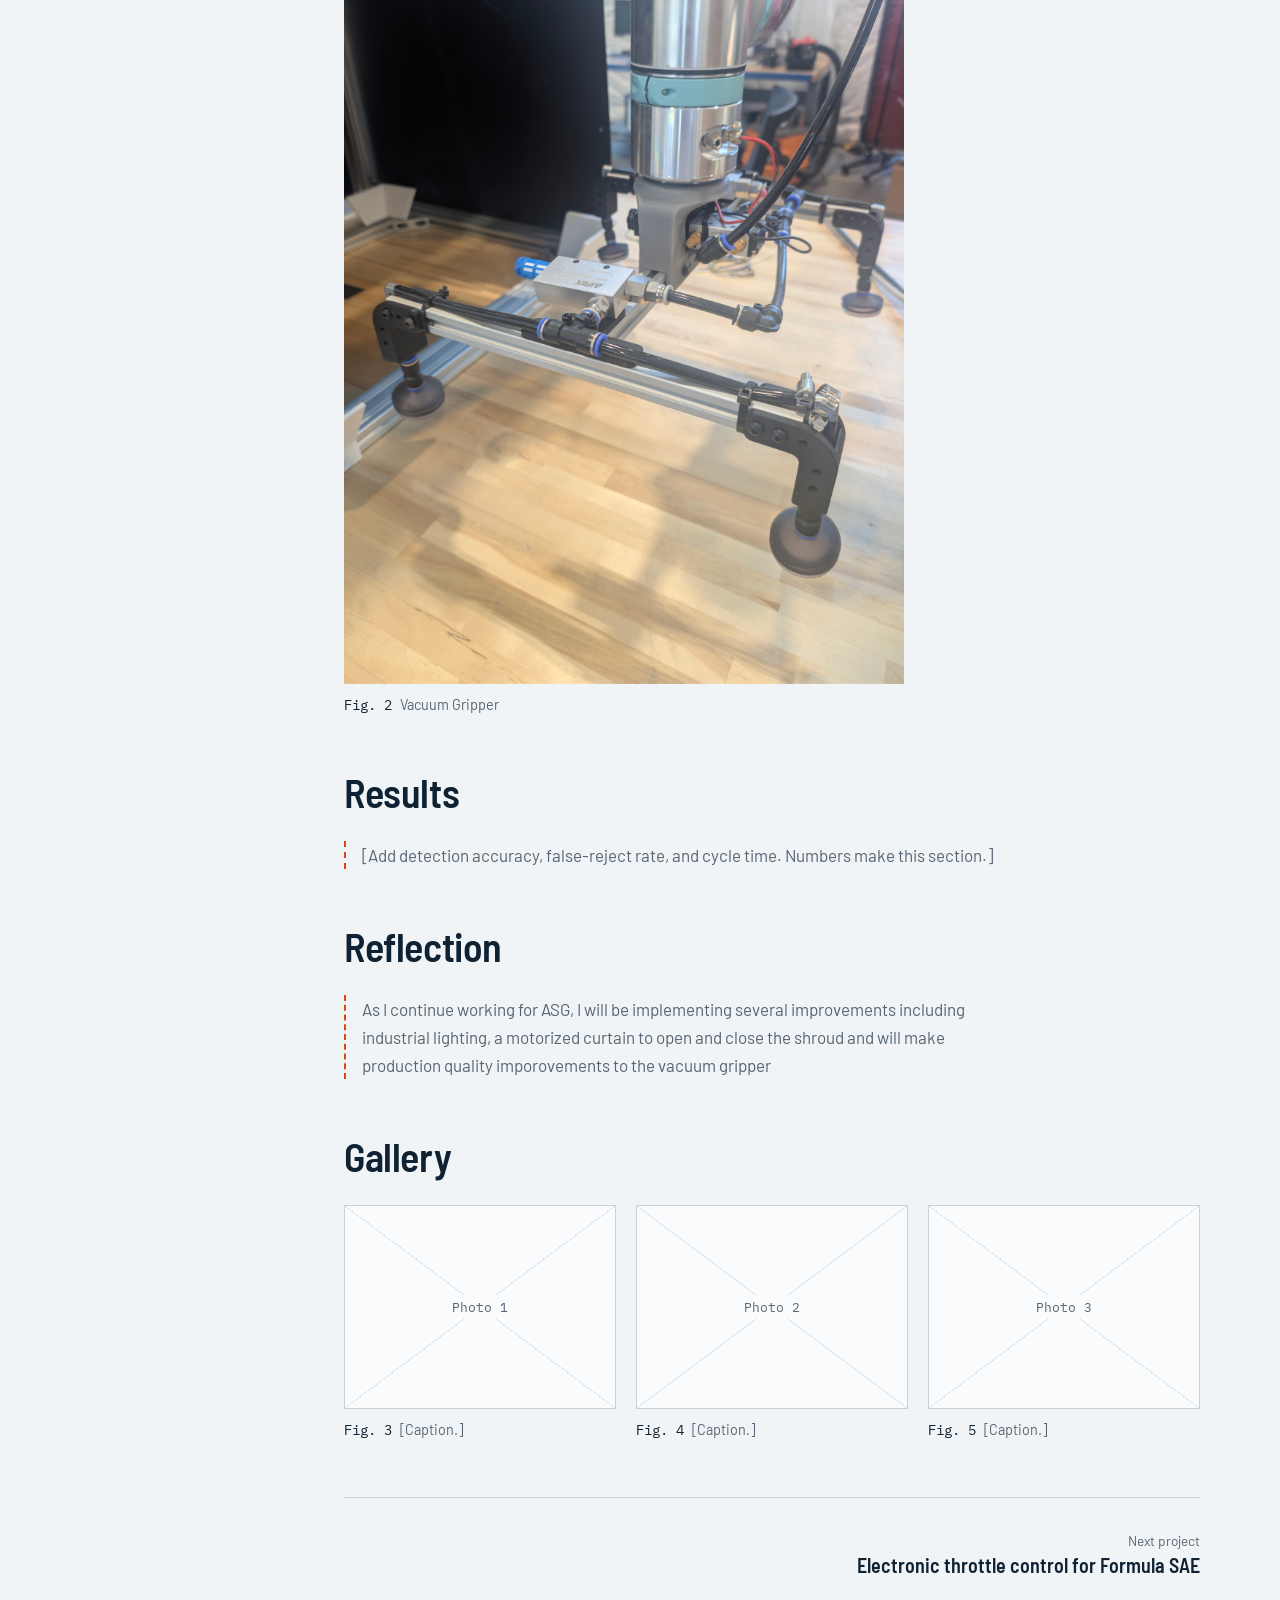
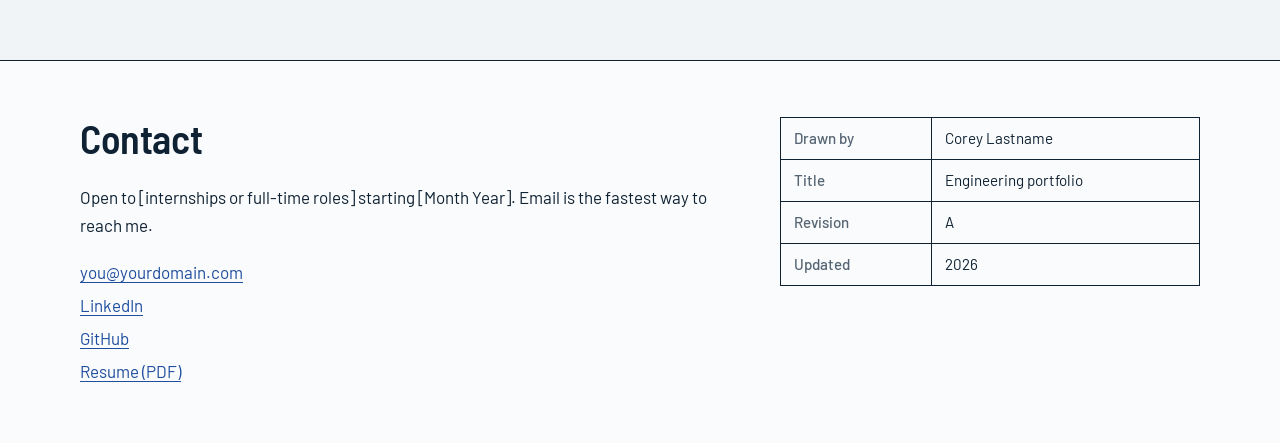
<file: projects/qc-station.html>
<!doctype html>
<html lang="en">
<head>
<meta charset="utf-8">
<meta name="viewport" content="width=device-width, initial-scale=1">
<title>Automated QC station for formed ABS sheets | Corey Lastname</title>
<meta name="description" content="A machine-vision inspection cell that detects defects on formed ABS sheets and sorts them with a robotic arm.">
<meta property="og:title" content="Automated QC station for formed ABS sheets | Corey Lastname">
<meta property="og:description" content="A machine-vision inspection cell that detects defects on formed ABS sheets and sorts them with a robotic arm.">
<meta property="og:type" content="website">
<link rel="icon" href="../favicon.svg" type="image/svg+xml">
<link rel="preconnect" href="https://fonts.googleapis.com">
<link rel="preconnect" href="https://fonts.gstatic.com" crossorigin>
<link rel="stylesheet" href="https://fonts.googleapis.com/css2?family=Barlow:wght@400;500;600&family=Barlow+Semi+Condensed:wght@500;600&family=IBM+Plex+Mono:wght@400;500&display=swap">
<link rel="stylesheet" href="../css/style.css">
<script src="../js/main.js" defer></script>
</head>
<body>
<a class="skip" href="#main">Skip to content</a>
<header class="site-header">
  <div class="wrap bar">
    <a class="brand" href="../index.html">Corey Lastname</a>
    <nav aria-label="Primary">
      <a href="../index.html">Home</a>
      <a href="../projects.html" aria-current="page">Projects</a>
      <a href="#contact">Contact</a>
    </nav>
  </div>
</header>
<main id="main">

<section class="p-head">
  <div class="wrap">
    <nav class="crumbs" aria-label="Breadcrumb"><a href="../projects.html">Projects</a> / <span>Automated QC station for formed ABS sheets</span></nav>
    <h1>Automated QC station for formed ABS sheets</h1>
    <p class="lede">A machine-vision inspection cell that detects defects on formed ABS sheets and sorts them with a robotic arm.</p>
    <div class="actions">
      <a class="btn" href="../Final_Intern_Presentation_ASG.pdf" target="_blank" rel="noopener">View final presentation (PDF)</a>
    </div>
    <dl class="spec"><dt>Role</dt><dd>Automation Engineering Co-op (part time)</dd><dt>Company</dt><dd>Accelerated Solutions Group</dd><dt>Timeline</dt><dd>May 2026 to Present</dd><dt>Tools & Skills</dt><dd>Industrial Vision, Anomalib AI, NVIDIA Edge Hardware, Python, Fusion 360, Pneumatics</dd><dt>Status</dt><dd>In Progress</dd></dl>
    <figure class="hero-shot">
      <!-- Replace this placeholder with your best image of the finished work. -->
      <img src="../images/Robot_And_QC_Station.png" width="1400" height="1200" alt="Completed QC station with camera, lighting, and robotic arm">
      <figcaption>Completed QC station with camera, lighting and robotic arm</figcaption>
    </figure>
  </div>
</section>

<div class="wrap layout">
  <nav class="toc" aria-label="On this page">
    <p class="toc-title">On this page</p>
    <ul><li><a href="#problem">Problem</a></li><li><a href="#approach">Approach</a></li><li><a href="#results">Results</a></li><li><a href="#reflection">Reflection</a></li><li><a href="#gallery">Gallery</a></li></ul>
  </nav>
  <article>
      <section class="p-section" id="problem">
        <h2>Problem</h2>
        <p class="todo">One of ASG's most popular accessories are there car badges which are using ABS sheets that are molded into shape by a thermoformer. The company wanted to automate the process of picking and placing sheets in and out of thermoformer but the most difficult part to automate is inspecting its quality before its sent to cut. This is where I come in.</p>
      </section>

      <section class="p-section" id="approach">
        <h2>Solution</h2>
        <h3>Vision inspection</h3><p>I made a custom aluminum frame that has a Basler camera with diffuse light panels. This specific lighting rig makes edge rounding and embossed-lettering defects on the formed ABS sheets visible. The black shroud rejects ambient light for consistency</p><figure>
          <!-- Replace this placeholder with: <img src="../images/YOUR-PROJECT/FILE.jpg" alt="Describe the image" width="1600" height="900" loading="lazy"> -->
          <img src="../images/QC_Station_Inside.jpg" width="1600" height="1200" alt="Completed QC station with camera, lighting and shroud">
          <figcaption>Camera, Lens, light panels, aluminum frame and black shroud</figcaption>
        </figure><h3>Defect detection model</h3><p>An EfficientAD anomaly-detection model, trained with Anomalib, classifies each sheet as good or bad. It runs on an NVIDIA Jetson Orin AGX, where I set up the CUDA and Python environment for real-time inference at the edge.</p><p class="todo">[Add training data size, how you collected defect examples, and how you validated the model.]</p><h3>Electrical integration</h3><p>Relay-based circuits convert the Jetson's digital I/O to industrial I/O, and a voltage divider steps a 24 V industrial signal down to a level the Jetson can read. This allows the station and the robot to communicate.</p><h3>Fixturing and gripper</h3><p>A custom end-of-arm vacuum gripper to grab one sheet at a time from a stack, and the robotic arm sorts each into a good or bad pile.</p><figure>
          <!-- Replace this placeholder with: <img src="../images/YOUR-PROJECT/FILE.jpg" alt="Describe the image" width="1600" height="900" loading="lazy"> -->
          <img src="../images/Vacuum_Gripper.jpg" width="1600" height="1200" alt="Vacuum Gripper">
          <figcaption>Vacuum Gripper</figcaption>
        </figure>
      </section>

      <section class="p-section" id="results">
        <h2>Results</h2>
        <p class="todo">[Add detection accuracy, false-reject rate, and cycle time. Numbers make this section.]</p>
      </section>

      <section class="p-section" id="reflection">
        <h2>Reflection</h2>
        <p class="todo">As I continue working for ASG, I will be implementing several improvements including industrial lighting, a motorized curtain to open and close the shroud and will make production quality imporovements to the vacuum gripper</p>
      </section>

      <section class="p-section" id="gallery">
        <h2>Gallery</h2>
        <div class="gallery"><figure>
          <!-- Replace this placeholder with: <img src="../images/YOUR-PROJECT/FILE.jpg" alt="Describe the image" width="1600" height="900" loading="lazy"> -->
          <div class="fig-ph" style="aspect-ratio:4/3"><span>Photo 1</span></div>
          <figcaption>[Caption.]</figcaption>
        </figure><figure>
          <!-- Replace this placeholder with: <img src="../images/YOUR-PROJECT/FILE.jpg" alt="Describe the image" width="1600" height="900" loading="lazy"> -->
          <div class="fig-ph" style="aspect-ratio:4/3"><span>Photo 2</span></div>
          <figcaption>[Caption.]</figcaption>
        </figure><figure>
          <!-- Replace this placeholder with: <img src="../images/YOUR-PROJECT/FILE.jpg" alt="Describe the image" width="1600" height="900" loading="lazy"> -->
          <div class="fig-ph" style="aspect-ratio:4/3"><span>Photo 3</span></div>
          <figcaption>[Caption.]</figcaption>
        </figure></div>
      </section>

      <nav class="pager" aria-label="More projects"><a class="next" href="formula-ic-etc.html"><small>Next project</small><span class="pager-title">Electronic throttle control for Formula SAE</span></a></nav>
  </article>
</div>

</main>
<footer class="site-footer" id="contact">
  <div class="wrap footer-grid">
    <div>
      <h2>Contact</h2>
      <p>Open to [internships or full-time roles] starting [Month Year]. Email is the fastest way to reach me.</p>
      <ul class="footer-links">
        <li><a href="mailto:you@yourdomain.com">you@yourdomain.com</a></li>
        <li><a href="https://www.linkedin.com/in/your-handle">LinkedIn</a></li>
        <li><a href="https://github.com/your-handle">GitHub</a></li>
        <li><a href="../resume.pdf">Resume (PDF)</a></li>
      </ul>
    </div>
    <table class="title-block">
      <tbody>
        <tr><th scope="row">Drawn by</th><td>Corey Lastname</td></tr>
        <tr><th scope="row">Title</th><td>Engineering portfolio</td></tr>
        <tr><th scope="row">Revision</th><td>A</td></tr>
        <tr><th scope="row">Updated</th><td data-year>2026</td></tr>
      </tbody>
    </table>
  </div>
</footer>
</body>
</html>
</file>
<file: css/style.css>
/* ==========================================================================
   Portfolio stylesheet
   Change the variables in :root to restyle the whole site.
   ========================================================================== */

/* Smooth cross-fade between pages (Chrome, Edge, Safari; ignored elsewhere) */
@view-transition { navigation: auto; }

:root {
  /* Colour: drafting-sheet palette */
  --paper: #F1F4F6;       /* page background */
  --sheet: #FAFBFC;       /* cards and footer */
  --ink: #0F2233;         /* text and primary lines */
  --graphite: #566573;    /* secondary text */
  --rule: #C8D1D8;        /* borders */
  --grid: #DCE3E8;        /* background grid */
  --blueprint: #1F4E9E;   /* links and drawing annotations */
  --callout: #D9480F;     /* the one accent: progress, current page, markers */

  /* Type */
  --font-display: "Barlow Semi Condensed", "Arial Narrow", system-ui, sans-serif;
  --font-body: "Barlow", system-ui, -apple-system, "Segoe UI", sans-serif;
  --font-mono: "IBM Plex Mono", ui-monospace, SFMono-Regular, Menlo, Consolas, monospace;

  /* Layout */
  --wrap: 1120px;
  --gutter: clamp(1.25rem, 4vw, 2.5rem);
}

/* ---------- Base ---------- */
*, *::before, *::after { box-sizing: border-box; }
html { -webkit-text-size-adjust: 100%; scroll-behavior: smooth; }
body {
  margin: 0;
  background: var(--paper);
  color: var(--ink);
  font: 400 1.0625rem/1.65 var(--font-body);
  counter-reset: fig;
}
img, svg { display: block; max-width: 100%; }
a { color: var(--blueprint); text-underline-offset: 0.2em; text-decoration-thickness: 1px; }
a:hover { text-decoration-thickness: 2px; }
:focus-visible { outline: 2px solid var(--blueprint); outline-offset: 3px; }

h1, h2, h3 {
  margin: 0 0 0.6em;
  font-family: var(--font-display);
  font-weight: 600;
  line-height: 1.05;
  letter-spacing: -0.01em;
}
h1 { font-size: clamp(3rem, 9vw, 6.25rem); }
h2 { font-size: clamp(1.75rem, 3.5vw, 2.5rem); }
h3 { font-size: 1.4rem; line-height: 1.15; }
p { margin: 0 0 1em; }

.wrap { width: min(100% - 2 * var(--gutter), var(--wrap)); margin-inline: auto; }
.skip {
  position: absolute; left: -999px; top: 0; z-index: 10;
  padding: 0.5rem 1rem; background: var(--ink); color: #fff;
}
.skip:focus { left: 0; }
.lede { max-width: 34em; font-size: 1.25rem; line-height: 1.5; }

/* ---------- Header ---------- */
.site-header {
  border-bottom: 1px solid var(--rule);
  background: var(--paper);
  view-transition-name: site-header;
}
.bar {
  display: flex; flex-wrap: wrap; align-items: center; justify-content: space-between;
  gap: 1rem; padding-block: 1rem;
}
.brand { font: 600 1.35rem/1 var(--font-display); color: var(--ink); text-decoration: none; }
.site-header nav { display: flex; gap: 1.5rem; }
.site-header nav a {
  padding-block: 0.25rem; border-bottom: 2px solid transparent;
  color: var(--ink); text-decoration: none;
}
.site-header nav a:hover { border-bottom-color: var(--rule); }
.site-header nav a[aria-current="page"] { border-bottom-color: var(--callout); }

/* ---------- Buttons and tags ---------- */
.btn {
  display: inline-block; padding: 0.7rem 1.25rem;
  border: 1.5px solid var(--ink); border-radius: 2px;
  color: var(--ink); font-weight: 500; text-decoration: none;
  transition: background 0.15s, color 0.15s, border-color 0.15s;
}
.btn:hover { background: var(--ink); color: var(--paper); }
.btn-primary { background: var(--ink); color: var(--paper); }
.btn-primary:hover { background: var(--blueprint); border-color: var(--blueprint); }
.actions { display: flex; flex-wrap: wrap; gap: 0.75rem; margin-top: 1.75rem; }

.tags { display: flex; flex-wrap: wrap; gap: 0.4rem; margin: 0; padding: 0; list-style: none; }
.tags li {
  padding: 0.05rem 0.5rem; border: 1px solid var(--rule);
  color: var(--graphite); font: 400 0.78rem/1.6 var(--font-mono);
}

/* ---------- Hero ---------- */
.hero { position: relative; overflow: hidden; padding-block: clamp(2.5rem, 6vw, 5rem); }
.hero::before {
  content: ""; position: absolute; inset: 0; pointer-events: none;
  background-image:
    linear-gradient(var(--grid) 1px, transparent 1px),
    linear-gradient(90deg, var(--grid) 1px, transparent 1px);
  background-size: 32px 32px;
  -webkit-mask-image: linear-gradient(#000 35%, transparent);
  mask-image: linear-gradient(#000 35%, transparent);
}
.hero-grid {
  position: relative; display: grid; align-items: center;
  grid-template-columns: minmax(0, 1.05fr) minmax(0, 0.95fr);
  gap: clamp(2rem, 5vw, 4rem);
}
.hero h1 { margin-bottom: 0.35em; }
.hero-fig { margin: 0; }
.hero-fig svg { width: 100%; height: auto; }
.hero-fig figcaption {
  margin-top: 0.5rem; color: var(--graphite); font: 400 0.8rem/1.5 var(--font-mono);
}

/* Gear drawing: draws itself once, then the gears turn */
.gear path, .gear circle {
  fill: none; stroke: var(--ink); stroke-width: 1.4; stroke-linejoin: round;
}
.gear .pitch { stroke: var(--blueprint); stroke-width: 0.7; stroke-dasharray: 7 3 1.5 3; }
.gear-svg .center { fill: none; stroke: var(--blueprint); stroke-width: 0.6; stroke-dasharray: 14 3 2 3; }
.gear-svg .dim { fill: none; stroke: var(--blueprint); stroke-width: 0.7; }
.gear-svg text { fill: var(--blueprint); font: 500 9px var(--font-mono); }
.gear-svg .pp { fill: none; stroke: var(--callout); stroke-width: 1.4; }

.draw {
  stroke-dasharray: 1; stroke-dashoffset: 1;
  animation: draw var(--dur, 1.8s) cubic-bezier(0.6, 0.05, 0.3, 1) var(--delay, 0s) forwards;
}
.fade { opacity: 0; animation: fade 0.8s ease var(--delay, 0s) forwards; }
.spin-a { transform-origin: 0 0; animation: spin 48s linear 3.2s infinite; }
.spin-b { transform-origin: 0 0; animation: spin-rev 28.8s linear 3.2s infinite; }
@keyframes draw { to { stroke-dashoffset: 0; } }
@keyframes fade { to { opacity: 1; } }
@keyframes spin { to { transform: rotate(360deg); } }
@keyframes spin-rev { to { transform: rotate(-360deg); } }

/* ---------- Sections ---------- */
.section { padding-block: clamp(3rem, 7vw, 5.5rem); border-top: 1px solid var(--rule); }
.section-head { display: flex; flex-wrap: wrap; align-items: baseline; justify-content: space-between; gap: 1rem; }

/* About */
.about-grid {
  display: grid; align-items: start;
  grid-template-columns: minmax(220px, 340px) minmax(0, 1fr);
  gap: clamp(2rem, 6vw, 5rem);
}
.portrait { position: relative; margin: 0; }
.portrait img { width: 100%; height: auto; aspect-ratio: 4 / 5; object-fit: cover; background: var(--grid); }
.portrait::before, .portrait::after {
  content: ""; position: absolute; width: 28px; height: 28px; pointer-events: none;
}
.portrait::before { top: -9px; left: -9px; border-top: 2px solid var(--ink); border-left: 2px solid var(--ink); }
.portrait::after { right: -9px; bottom: -9px; border-right: 2px solid var(--ink); border-bottom: 2px solid var(--ink); }
.about-copy p { max-width: 62ch; }

.spec {
  display: grid; grid-template-columns: max-content minmax(0, 1fr);
  margin: 2rem 0 0; border-top: 1px solid var(--ink);
}
.spec dt, .spec dd { margin: 0; padding: 0.7rem 0; border-bottom: 1px solid var(--rule); }
.spec dt { padding-right: 2rem; color: var(--graphite); font-weight: 500; }

/* Cards and placeholders */
.cards { display: grid; gap: 1.5rem; grid-template-columns: repeat(auto-fit, minmax(260px, 1fr)); margin-top: 2rem; }
.card {
  display: flex; flex-direction: column; gap: 0.75rem; padding: 1rem;
  background: var(--sheet); border: 1px solid var(--rule); border-radius: 2px;
  color: inherit; text-decoration: none; transition: border-color 0.15s;
}
.card:hover { border-color: var(--ink); }
.card img { width: 100%; height: auto; aspect-ratio: 16 / 10; object-fit: cover; }
.card h3 { margin: 0.25rem 0 0; }
.card:hover :is(h2, h3) { text-decoration: underline; text-decoration-thickness: 1px; }
.card p { margin: 0; color: var(--graphite); }
.card .tags { margin-top: auto; }

.fig-ph {
  display: grid; place-items: center; border: 1px solid var(--rule);
  background:
    linear-gradient(to top right, transparent calc(50% - 0.5px), var(--rule) 50%, transparent calc(50% + 0.5px)),
    linear-gradient(to bottom right, transparent calc(50% - 0.5px), var(--rule) 50%, transparent calc(50% + 0.5px)),
    var(--sheet);
}
.fig-ph span {
  padding: 0.15rem 0.6rem; background: var(--sheet);
  color: var(--graphite); font: 400 0.8rem/1.5 var(--font-mono); text-align: center;
}

/* Experience */
.xp { margin: 2rem 0 0; padding: 0; list-style: none; }
.xp li {
  display: grid; gap: 1.5rem; padding-block: 1.5rem; border-top: 1px solid var(--rule);
  grid-template-columns: minmax(150px, 220px) minmax(0, 1fr);
}
.xp .date { margin: 0; color: var(--graphite); font: 400 0.85rem/1.7 var(--font-mono); }
.xp h3 { margin-bottom: 0.4em; }
.xp ul { margin: 0; padding-left: 1.1rem; max-width: 62ch; }

/* ---------- Footer ---------- */
.site-footer { padding-block: 3.5rem; border-top: 1px solid var(--ink); background: var(--sheet); }
.footer-grid { display: grid; align-items: start; gap: 2.5rem; grid-template-columns: minmax(0, 1fr) minmax(0, 420px); }
.footer-links { margin: 1rem 0 0; padding: 0; list-style: none; }
.footer-links li { padding-block: 0.15rem; }
.title-block { width: 100%; border: 1.5px solid var(--ink); border-collapse: collapse; font-size: 0.95rem; }
.title-block th, .title-block td { padding: 0.5rem 0.8rem; border: 1px solid var(--ink); text-align: left; }
.title-block th { width: 36%; color: var(--graphite); font-weight: 500; }

/* ---------- Projects page ---------- */
.page-head { padding-block: clamp(2.5rem, 6vw, 4.5rem) 2rem; }
.page-head h1 { font-size: clamp(2.75rem, 7vw, 4.75rem); }
.filters { display: flex; flex-wrap: wrap; gap: 0.5rem; margin-top: 1.75rem; }
.chip {
  padding: 0.4rem 0.95rem; border: 1.5px solid var(--ink); border-radius: 2px;
  background: transparent; color: var(--ink); font: 500 0.95rem/1.4 var(--font-body); cursor: pointer;
}
.chip:hover { background: var(--grid); }
.chip[aria-pressed="true"] { background: var(--ink); color: var(--paper); }

/* Timeline: a ruled dimension line that fills in as you scroll */
.timeline { position: relative; padding-left: 56px; padding-bottom: 4rem; }
.timeline::before {            /* the rule */
  content: ""; position: absolute; top: 0; bottom: 0; left: 11px; width: 2px; background: var(--rule);
}
.timeline::after {             /* ruler ticks */
  content: ""; position: absolute; top: 0; bottom: 0; left: 1px; width: 8px;
  background: repeating-linear-gradient(to bottom, var(--rule) 0 1px, transparent 1px 16px);
}
.timeline-progress {
  position: absolute; top: 0; left: 11px; z-index: 1; width: 2px; height: 0;
  background: var(--callout); transition: height 0.15s linear;
}
.t-list { margin: 0; padding: 0; list-style: none; }
.t-item { position: relative; padding-bottom: 2rem; }
.t-item::before {              /* node on the rule */
  content: ""; position: absolute; top: 1.35rem; left: -51px; z-index: 2;
  width: 14px; height: 14px; border: 2px solid var(--ink); border-radius: 50%;
  background: var(--paper); transition: background 0.2s, border-color 0.2s;
}
.t-item.is-passed::before { border-color: var(--callout); background: var(--callout); }
.t-item.is-entering { animation: enter 0.35s ease; }
@keyframes enter { from { opacity: 0; transform: translateY(8px); } }
.t-card { display: grid; gap: 1.5rem; grid-template-columns: minmax(0, 1fr) 180px; padding: 1.25rem 1.5rem; }
.t-text { display: flex; flex-direction: column; gap: 0.6rem; }
.t-text .date { margin: 0; color: var(--graphite); font: 400 0.85rem/1.5 var(--font-mono); }
.t-title { margin: 0; font-size: 1.6rem; }
.t-thumb { align-self: stretch; min-height: 110px; }

/* ---------- Project pages ---------- */
.crumbs { margin-bottom: 1.5rem; color: var(--graphite); font-size: 0.95rem; }
.crumbs a { color: var(--graphite); }
.p-head { padding-block: clamp(2rem, 5vw, 3.5rem) 1.5rem; }
.p-head h1 { max-width: 18ch; font-size: clamp(2.25rem, 6vw, 4rem); }
.hero-shot { margin: 2rem 0 0; }

.layout {
  display: grid; align-items: start; padding-block: 2.5rem 1rem;
  grid-template-columns: 200px minmax(0, 1fr); gap: clamp(2rem, 5vw, 4rem);
}
.toc { position: sticky; top: 1.5rem; font-size: 0.95rem; }
.toc-title { margin: 0 0 0.5rem; font-weight: 600; }
.toc ul { margin: 0; padding: 0; border-left: 1px solid var(--rule); list-style: none; }
.toc a {
  display: block; margin-left: -1px; padding: 0.3rem 0 0.3rem 1rem;
  border-left: 2px solid transparent; color: var(--graphite); text-decoration: none;
}
.toc a:hover { color: var(--ink); }
.toc a[aria-current] { border-left-color: var(--callout); color: var(--ink); }

.p-section { margin-bottom: 3.5rem; scroll-margin-top: 1.5rem; }
.p-section h2 { margin-bottom: 0.7em; }
.p-section h3 { margin-top: 2rem; }
.p-section :is(p, ul, ol) { max-width: 68ch; }
.p-section :is(ul, ol) { padding-left: 1.2rem; }

.p-section figure { margin: 2rem 0; }
figcaption { margin-top: 0.6rem; color: var(--graphite); font-size: 0.9rem; line-height: 1.5; }
.p-section figcaption::before {
  content: "Fig. " counter(fig) "  "; counter-increment: fig;
  color: var(--ink); font-family: var(--font-mono);
}
.gallery { display: grid; gap: 1.25rem; grid-template-columns: repeat(auto-fit, minmax(220px, 1fr)); }
.gallery figure { margin: 0; }

.todo { padding-left: 1rem; border-left: 2px dashed var(--callout); color: var(--graphite); }

.table-scroll { margin: 1.5rem 0; overflow-x: auto; }
.data-table { width: 100%; border-collapse: collapse; font-size: 0.98rem; }
.data-table caption { padding-bottom: 0.5rem; font-weight: 600; text-align: left; }
.data-table th, .data-table td {
  padding: 0.6rem 1rem 0.6rem 0; border-bottom: 1px solid var(--rule); text-align: left; vertical-align: top;
}
.data-table thead th { border-bottom-color: var(--ink); color: var(--graphite); font-weight: 500; }
.data-table .num { font-family: var(--font-mono); }

.pager {
  display: flex; justify-content: space-between; gap: 1rem; margin-top: 1rem; padding-block: 2rem 4rem;
  border-top: 1px solid var(--rule);
}
.pager a { display: block; max-width: 24rem; color: var(--ink); text-decoration: none; }
.pager a:hover .pager-title { text-decoration: underline; }
.pager small { display: block; color: var(--graphite); font-size: 0.85rem; }
.pager-title { font: 600 1.25rem/1.2 var(--font-display); }
.pager .next { margin-left: auto; text-align: right; }

/* ---------- Small screens ---------- */
@media (max-width: 900px) {
  .layout { grid-template-columns: minmax(0, 1fr); }
  .toc { position: static; }
  .toc ul { display: flex; flex-wrap: wrap; gap: 0 1.25rem; border-left: 0; }
  .toc a { margin: 0; padding: 0.3rem 0; border-left: 0; border-bottom: 2px solid transparent; }
  .toc a[aria-current] { border-bottom-color: var(--callout); }
}
@media (max-width: 820px) {
  .hero-grid, .about-grid, .footer-grid { grid-template-columns: minmax(0, 1fr); }
  .portrait { max-width: 320px; }
}
@media (max-width: 640px) {
  .t-card { grid-template-columns: minmax(0, 1fr); }
  .t-thumb { order: -1; min-height: 0; aspect-ratio: 16 / 9; }
  .xp li { grid-template-columns: minmax(0, 1fr); gap: 0.4rem; }
  .timeline { padding-left: 44px; }
  .t-item::before { left: -39px; }
}
@media (max-width: 480px) {
  .spec { grid-template-columns: minmax(0, 1fr); }
  .spec dt { padding-bottom: 0; border-bottom: 0; }
}

/* ---------- Reduced motion: show the finished drawing, no movement ---------- */
@media (prefers-reduced-motion: reduce) {
  html { scroll-behavior: auto; }
  .draw { animation: none; stroke-dashoffset: 0; }
  .fade { animation: none; opacity: 1; }
  .spin-a, .spin-b, .t-item.is-entering { animation: none; }
  .timeline-progress { transition: none; }
  ::view-transition-group(*), ::view-transition-old(*), ::view-transition-new(*) { animation-duration: 0s; }
}

/* ---------- Project page photos ---------- */
.hero-shot img { width: 80%; height: auto; aspect-ratio: 6 / 3; object-fit: cover; }
.p-section figure { max-width: 560px; }
.p-section figure img { width: 100%; height: auto; }
.gallery figure img { aspect-ratio: 4 / 3; object-fit: cover; }
</file>
